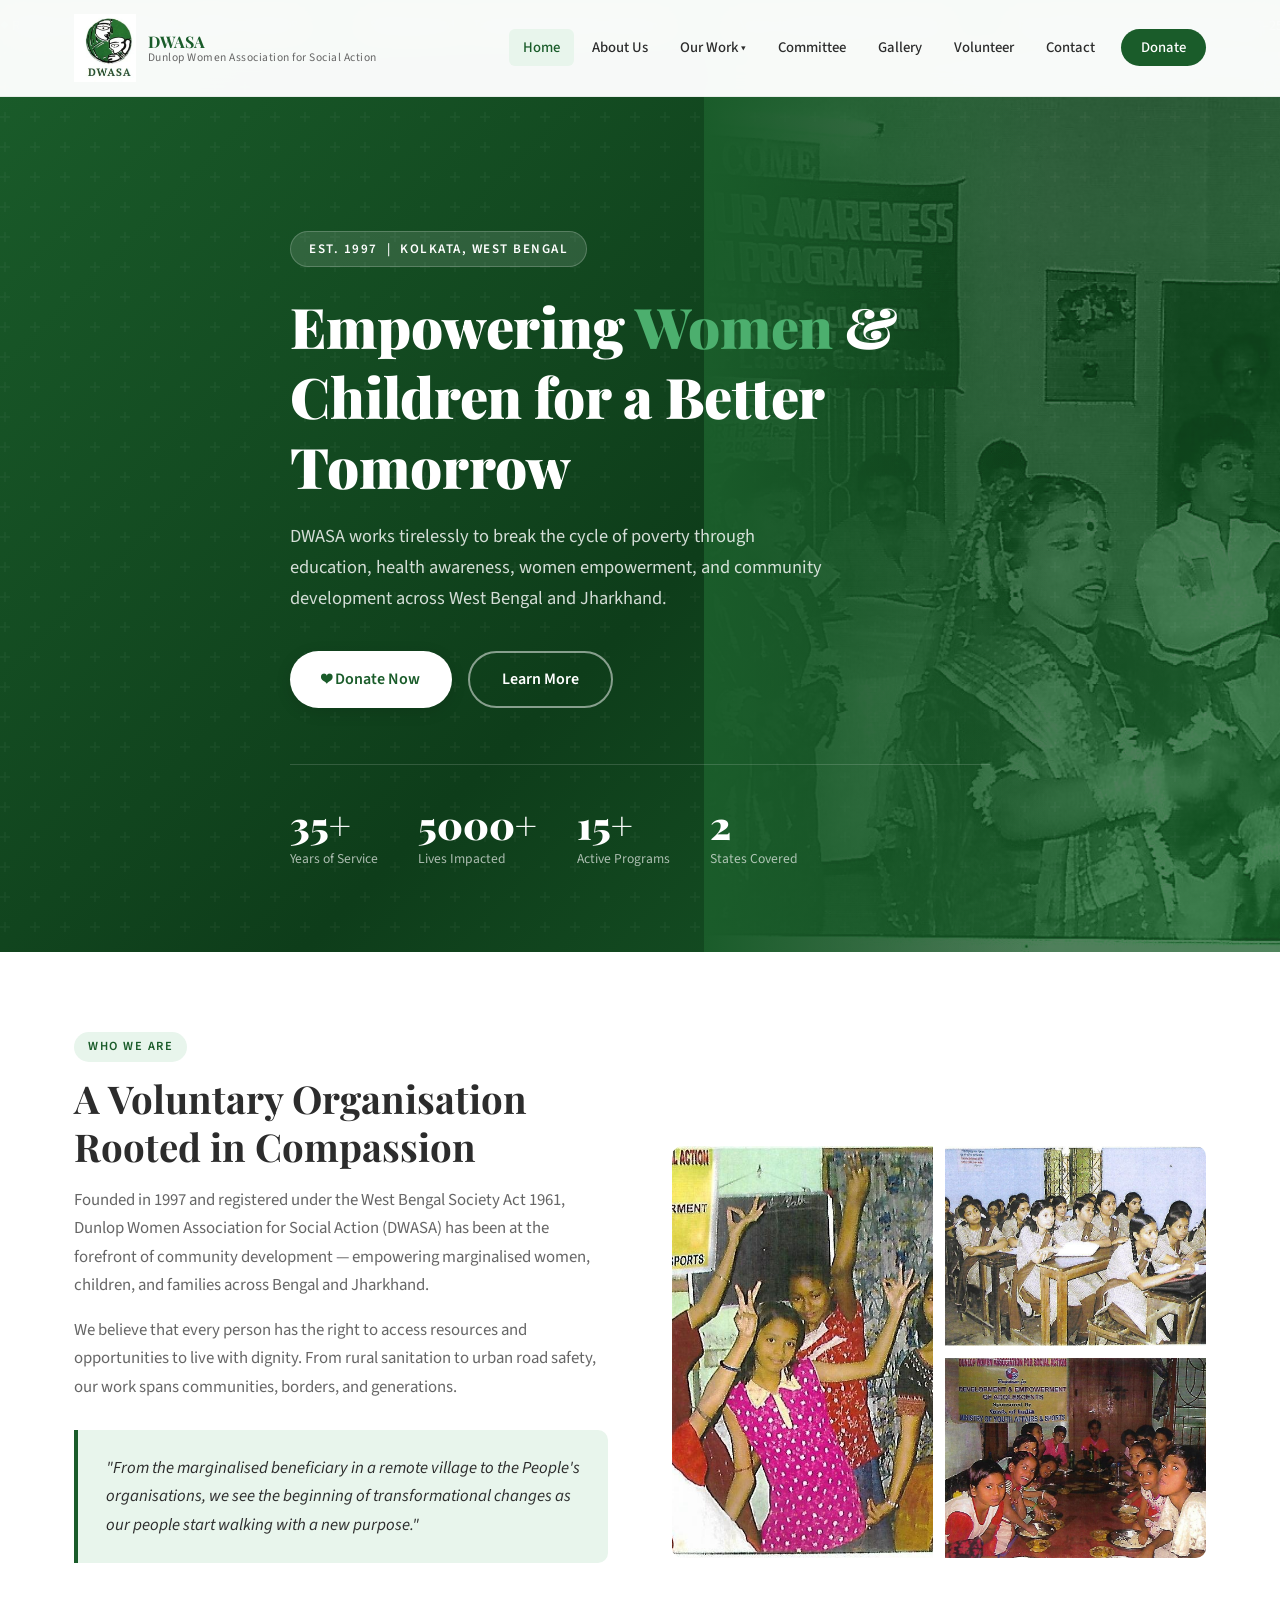
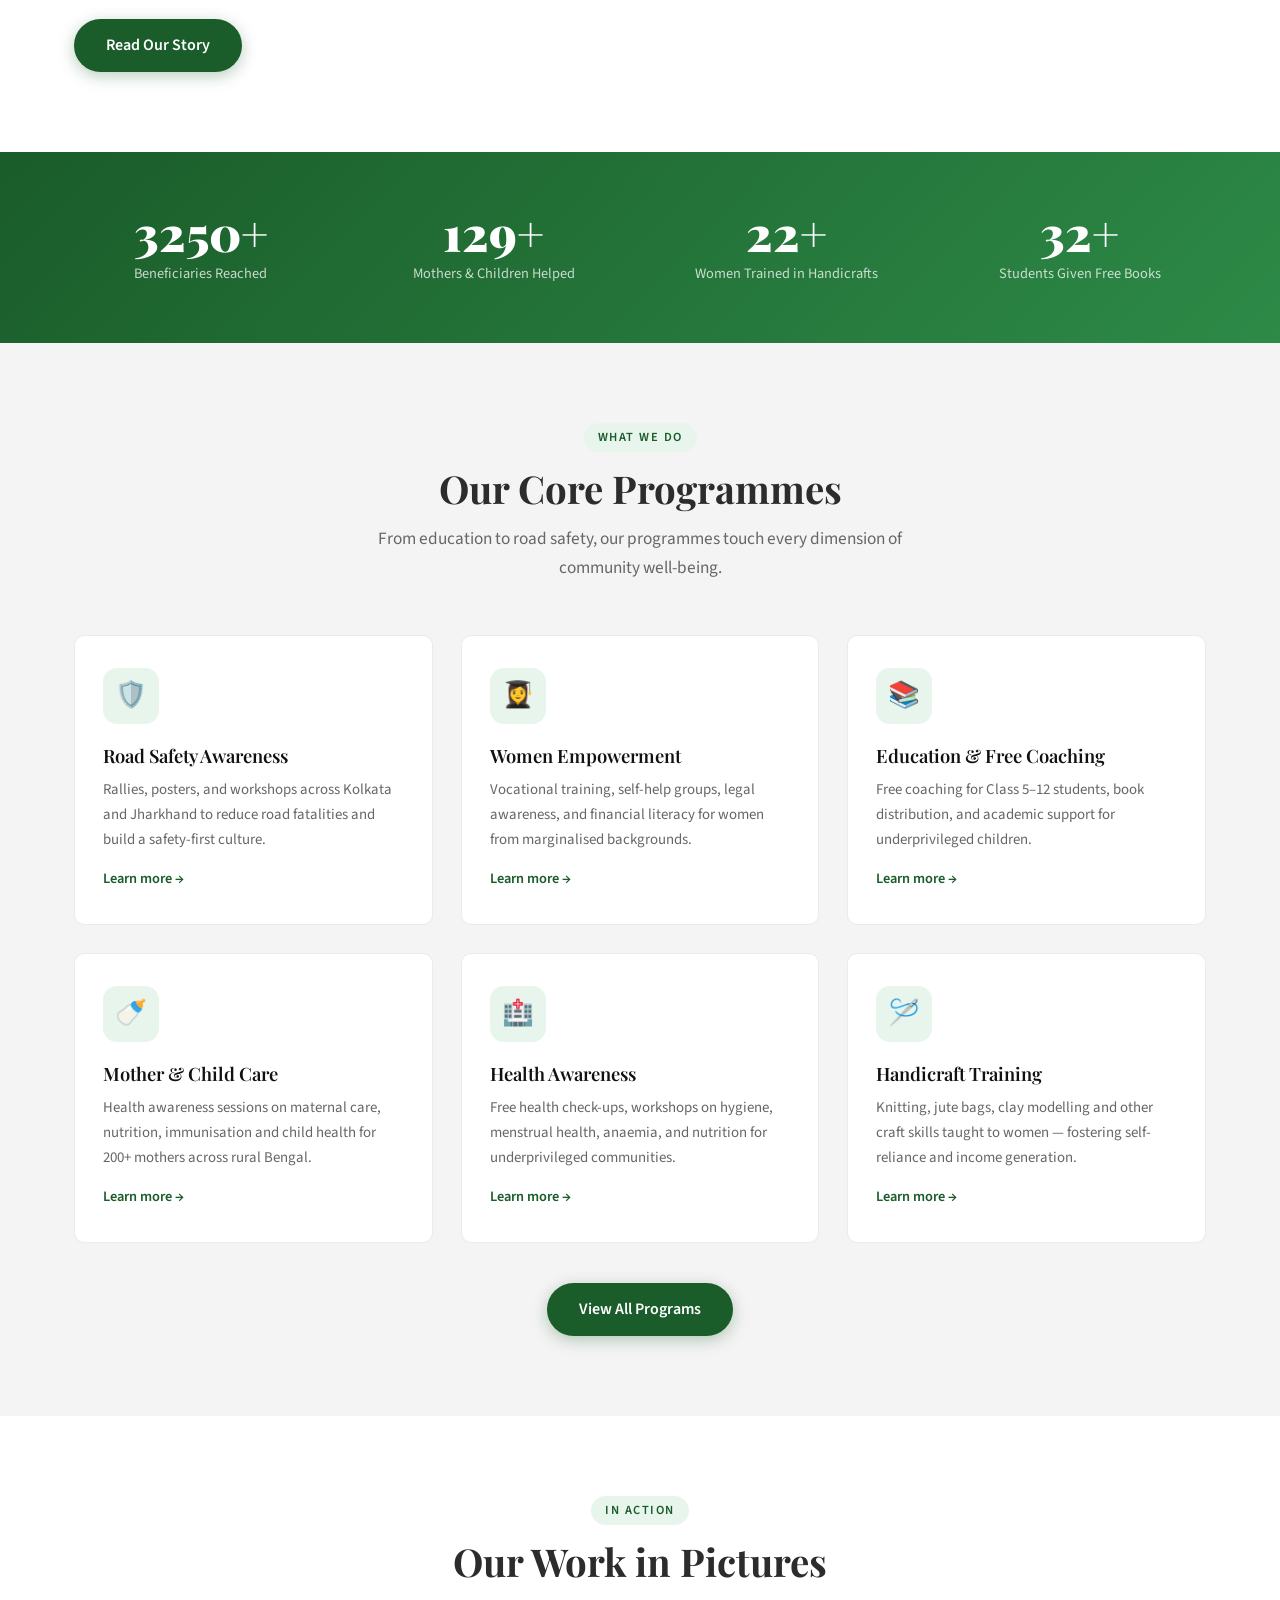
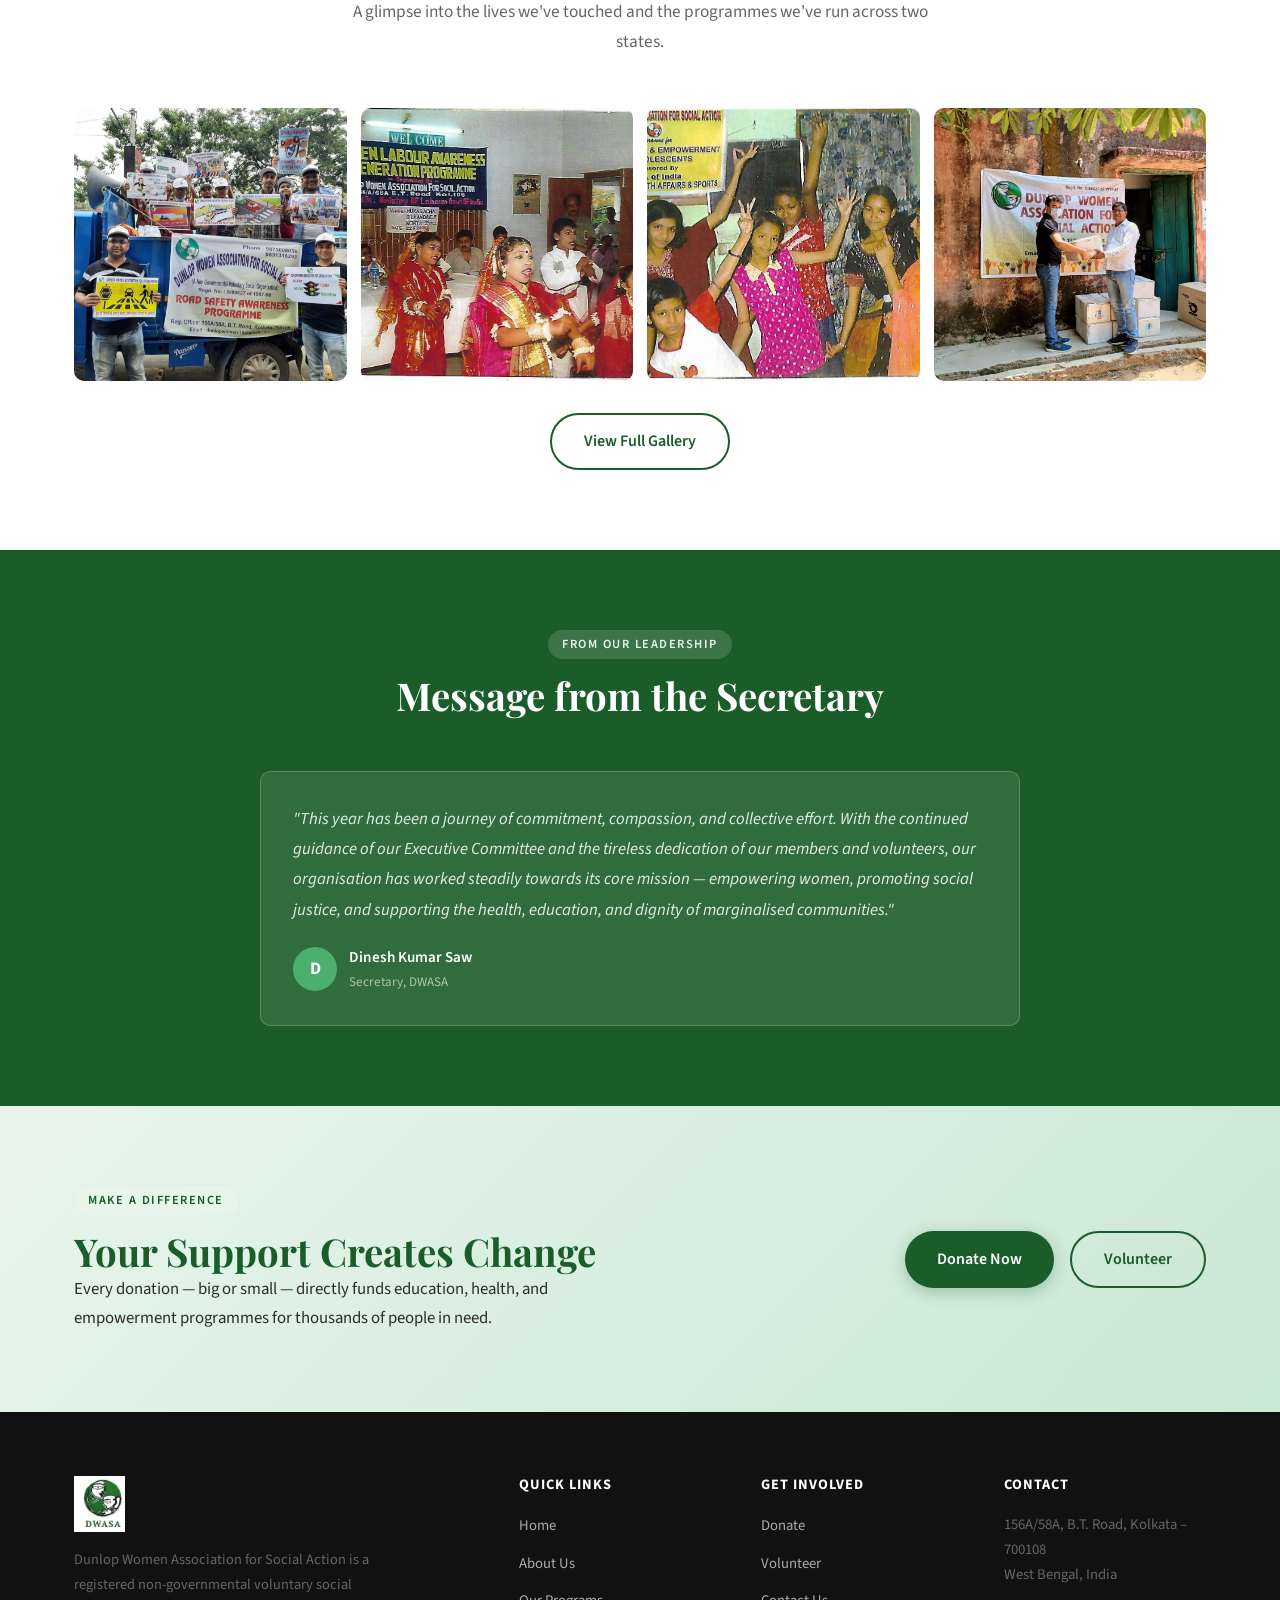
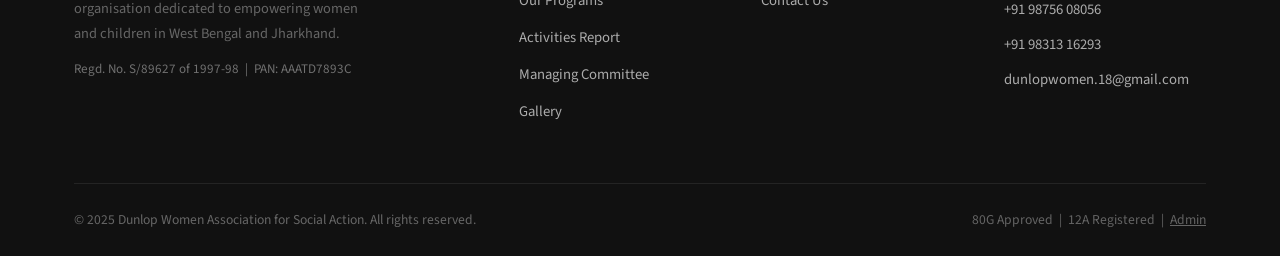
<file: index.html>
<!DOCTYPE html>
<html lang="en">
<head>
<meta charset="UTF-8">
<meta name="viewport" content="width=device-width, initial-scale=1.0">
<title>DWASA — Dunlop Women Association for Social Action</title>
<meta name="description" content="Empowering women, children and marginalised communities in West Bengal and Jharkhand since 1997.">
<link rel="stylesheet" href="style.css">
<style>
/* Home-specific */
.programs-preview { background: var(--gray-light); }
.testimonial-section { background: var(--green-dark); }
.testimonial-section h2 { color: var(--white); }
.testimonial-section .tag { background: rgba(255,255,255,0.15); color: rgba(255,255,255,0.9); }
.quote-card {
  background: rgba(255,255,255,0.1);
  border: 1px solid rgba(255,255,255,0.2);
  border-radius: var(--radius);
  padding: 32px;
  color: var(--white);
}
.quote-card p { color: rgba(255,255,255,0.88); font-size: 1.05rem; font-style: italic; line-height: 1.8; }
.quote-card .author { margin-top: 20px; display: flex; align-items: center; gap: 12px; }
.quote-card .author-avatar {
  width: 44px; height: 44px; border-radius: 50%;
  background: var(--green-accent);
  display: flex; align-items: center; justify-content: center;
  font-weight: 700; font-size: 1.1rem; color: var(--white);
}
.quote-card .author-info .name { color: var(--white); font-weight: 600; font-size: 0.95rem; }
.quote-card .author-info .role { color: rgba(255,255,255,0.6); font-size: 0.82rem; }

.cta-section {
  background: linear-gradient(135deg, var(--green-light), #c9e8d2);
  padding: 80px 0;
}
.cta-inner {
  display: flex; align-items: center; justify-content: space-between;
  gap: 32px; flex-wrap: wrap;
}
.cta-text h2 { color: var(--green-dark); }
.cta-text p { color: var(--charcoal); max-width: 500px; }
.cta-btns { display: flex; gap: 16px; flex-wrap: wrap; }

.news-strip {
  background: var(--green-dark);
  padding: 14px 0;
  overflow: hidden;
}
.news-ticker {
  display: flex; gap: 60px;
  animation: ticker 25s linear infinite;
  white-space: nowrap;
}
.news-ticker span { color: var(--white); font-size: 0.9rem; }
.news-ticker span::before { content: '◆ '; color: var(--green-accent); }
@keyframes ticker {
  0%   { transform: translateX(0); }
  100% { transform: translateX(-50%); }
}

  
.feature-image-grid {
  display: grid;
  grid-template-columns: 1fr 1fr;
  grid-template-rows: 200px 200px;
  gap: 12px;
  border-radius: var(--radius);
  overflow: hidden;
}
.feature-image-grid .fi {
  overflow: hidden; position: relative;
}
.feature-image-grid .fi:first-child {
  grid-row: span 2;
}
.feature-image-grid .fi img {
  width: 100%; height: 100%; object-fit: cover;
  transition: transform 0.5s;
}
.feature-image-grid .fi:hover img { transform: scale(1.06); }

.mission-split {
  display: grid; grid-template-columns: 1fr 1fr;
  gap: 64px; align-items: center;
}
@media(max-width:800px){
  .mission-split { grid-template-columns: 1fr; }
  .feature-image-grid { grid-template-columns: 1fr; grid-template-rows: auto; }
  .feature-image-grid .fi:first-child { grid-row: span 1; height: 240px; }
  .feature-image-grid .fi { height: 200px; }
}
</style>
</head>
<body>

<!-- NEWS TICKER -->
<div class="news-strip">
  <div class="news-ticker" id="ticker">
    <span>Registered NGO — Regd. No. S/89627 of 1997-98</span>
    <span>80G Approved — Tax-exempt donations welcome</span>
    <span>Active in West Bengal &amp; Jharkhand</span>
    <span>Road Safety Awareness Programme 2024–25</span>
    <span>Mother &amp; Child Care Programme ongoing</span>
    <span>Free Coaching Centre for underprivileged students</span>
    <span>Registered NGO — Regd. No. S/89627 of 1997-98</span>
    <span>80G Approved — Tax-exempt donations welcome</span>
    <span>Active in West Bengal &amp; Jharkhand</span>
    <span>Road Safety Awareness Programme 2024–25</span>
    <span>Mother &amp; Child Care Programme ongoing</span>
    <span>Free Coaching Centre for underprivileged students</span>
  </div>
</div>

<!-- NAVBAR -->
<nav class="navbar">
  <div class="nav-inner">
    <a href="index.html" class="nav-brand">
      <img src="images/logo.png" alt="DWASA Logo">
      <div class="nav-brand-text">
        <div class="name">DWASA</div>
        <div class="sub">Dunlop Women Association for Social Action</div>
      </div>
    </a>
    <ul class="nav-links">
      <li><a href="index.html">Home</a></li>
      <li><a href="about.html">About Us</a></li>
      <li class="nav-dropdown">
        <a href="programs.html">Our Work ▾</a>
        <div class="dropdown-menu">
          <a href="programs.html">All Programs</a>
          <a href="activities.html">Activities Report</a>
        </div>
      </li>
      <li><a href="committee.html">Committee</a></li>
      <li><a href="gallery.html">Gallery</a></li>
      <li><a href="volunteer.html">Volunteer</a></li>
      <li><a href="contact.html">Contact</a></li>
      <li><a href="donate.html" class="btn-nav">Donate</a></li>
    </ul>
    <div class="hamburger" id="hamburger">
      <span></span><span></span><span></span>
    </div>
  </div>
</nav>

<!-- HERO -->
<section class="hero">
  <div class="container">
    <div class="hero-content">
      <div class="hero-tag">Est. 1997 &nbsp;|&nbsp; Kolkata, West Bengal</div>
      <h1>Empowering <span>Women</span> &amp; Children for a Better Tomorrow</h1>
      <p>DWASA works tirelessly to break the cycle of poverty through education, health awareness, women empowerment, and community development across West Bengal and Jharkhand.</p>
      <div class="hero-btns">
        <a href="donate.html" class="btn btn-white">❤ Donate Now</a>
        <a href="about.html" class="btn btn-outline" style="border-color:rgba(255,255,255,0.5);color:#fff;">Learn More</a>
      </div>
      <div class="hero-stats">
        <div class="hero-stat">
          <div class="num">35+</div>
          <div class="lbl">Years of Service</div>
        </div>
        <div class="hero-stat">
          <div class="num">5000+</div>
          <div class="lbl">Lives Impacted</div>
        </div>
        <div class="hero-stat">
          <div class="num">15+</div>
          <div class="lbl">Active Programs</div>
        </div>
        <div class="hero-stat">
          <div class="num">2</div>
          <div class="lbl">States Covered</div>
        </div>
      </div>
    </div>
  </div>
  <div class="hero-visual">
    <img src="images/img05.png" alt="DWASA Programme">
  </div>
</section>

<!-- MISSION SECTION -->
<section class="section">
  <div class="container">
    <div class="mission-split">
      <div class="aos">
        <div class="tag">Who We Are</div>
        <h2>A Voluntary Organisation Rooted in Compassion</h2>
        <p style="margin:16px 0;">Founded in 1997 and registered under the West Bengal Society Act 1961, Dunlop Women Association for Social Action (DWASA) has been at the forefront of community development — empowering marginalised women, children, and families across Bengal and Jharkhand.</p>
        <p>We believe that every person has the right to access resources and opportunities to live with dignity. From rural sanitation to urban road safety, our work spans communities, borders, and generations.</p>
        <div class="highlight-box" style="margin-top:28px;">
          <p>"From the marginalised beneficiary in a remote village to the People's organisations, we see the beginning of transformational changes as our people start walking with a new purpose."</p>
        </div>
        <a href="about.html" class="btn btn-primary" style="margin-top:24px;">Read Our Story</a>
      </div>
      <div class="feature-image-grid aos delay-2">
        <div class="fi"><img src="images/img01.png" alt="Youth Empowerment Program"></div>
        <div class="fi"><img src="images/img09.png" alt="Girl students classroom"></div>
        <div class="fi"><img src="images/img06.png" alt="Child nutrition program"></div>
      </div>
    </div>
  </div>
</section>

<!-- STATS STRIP -->
<div class="stats-strip">
  <div class="container">
    <div class="stats-grid">
      <div class="stat-item aos">
        <div class="number" data-count="5000" data-suffix="+">0</div>
        <div class="label">Beneficiaries Reached</div>
      </div>
      <div class="stat-item aos delay-1">
        <div class="number" data-count="200" data-suffix="+">0</div>
        <div class="label">Mothers &amp; Children Helped</div>
      </div>
      <div class="stat-item aos delay-2">
        <div class="number" data-count="35" data-suffix="+">0</div>
        <div class="label">Women Trained in Handicrafts</div>
      </div>
      <div class="stat-item aos delay-3">
        <div class="number" data-count="50" data-suffix="+">0</div>
        <div class="label">Students Given Free Books</div>
      </div>
    </div>
  </div>
</div>

<!-- PROGRAMS PREVIEW -->
<section class="section programs-preview">
  <div class="container">
    <div class="section-header text-center">
      <div class="tag">What We Do</div>
      <h2>Our Core Programmes</h2>
      <p>From education to road safety, our programmes touch every dimension of community well-being.</p>
    </div>
    <div class="grid-3">
      <div class="prog-card aos">
        <div class="prog-icon">🛡️</div>
        <h3>Road Safety Awareness</h3>
        <p>Rallies, posters, and workshops across Kolkata and Jharkhand to reduce road fatalities and build a safety-first culture.</p>
        <a href="programs.html" style="display:inline-block;margin-top:14px;color:var(--green-dark);font-weight:600;font-size:0.9rem;">Learn more →</a>
      </div>
      <div class="prog-card aos delay-1">
        <div class="prog-icon">👩‍🎓</div>
        <h3>Women Empowerment</h3>
        <p>Vocational training, self-help groups, legal awareness, and financial literacy for women from marginalised backgrounds.</p>
        <a href="programs.html" style="display:inline-block;margin-top:14px;color:var(--green-dark);font-weight:600;font-size:0.9rem;">Learn more →</a>
      </div>
      <div class="prog-card aos delay-2">
        <div class="prog-icon">📚</div>
        <h3>Education &amp; Free Coaching</h3>
        <p>Free coaching for Class 5–12 students, book distribution, and academic support for underprivileged children.</p>
        <a href="programs.html" style="display:inline-block;margin-top:14px;color:var(--green-dark);font-weight:600;font-size:0.9rem;">Learn more →</a>
      </div>
      <div class="prog-card aos delay-1">
        <div class="prog-icon">🍼</div>
        <h3>Mother &amp; Child Care</h3>
        <p>Health awareness sessions on maternal care, nutrition, immunisation and child health for 200+ mothers across rural Bengal.</p>
        <a href="programs.html" style="display:inline-block;margin-top:14px;color:var(--green-dark);font-weight:600;font-size:0.9rem;">Learn more →</a>
      </div>
      <div class="prog-card aos delay-2">
        <div class="prog-icon">🏥</div>
        <h3>Health Awareness</h3>
        <p>Free health check-ups, workshops on hygiene, menstrual health, anaemia, and nutrition for underprivileged communities.</p>
        <a href="programs.html" style="display:inline-block;margin-top:14px;color:var(--green-dark);font-weight:600;font-size:0.9rem;">Learn more →</a>
      </div>
      <div class="prog-card aos delay-3">
        <div class="prog-icon">🪡</div>
        <h3>Handicraft Training</h3>
        <p>Knitting, jute bags, clay modelling and other craft skills taught to women — fostering self-reliance and income generation.</p>
        <a href="programs.html" style="display:inline-block;margin-top:14px;color:var(--green-dark);font-weight:600;font-size:0.9rem;">Learn more →</a>
      </div>
    </div>
    <div style="text-align:center;margin-top:40px;">
      <a href="programs.html" class="btn btn-primary">View All Programs</a>
    </div>
  </div>
</section>

<!-- GALLERY PREVIEW -->
<section class="section">
  <div class="container">
    <div class="section-header text-center">
      <div class="tag">In Action</div>
      <h2>Our Work in Pictures</h2>
      <p>A glimpse into the lives we've touched and the programmes we've run across two states.</p>
    </div>
    <div style="display:grid;grid-template-columns:repeat(4,1fr);gap:14px;" class="aos">
      <div style="border-radius:var(--radius);overflow:hidden;aspect-ratio:1;"><img src="images/img13.png" alt="Road Safety" style="width:100%;height:100%;object-fit:cover;"></div>
      <div style="border-radius:var(--radius);overflow:hidden;aspect-ratio:1;"><img src="images/img05.png" alt="Women Programme" style="width:100%;height:100%;object-fit:cover;"></div>
      <div style="border-radius:var(--radius);overflow:hidden;aspect-ratio:1;"><img src="images/img01.png" alt="Youth Programme" style="width:100%;height:100%;object-fit:cover;"></div>
      <div style="border-radius:var(--radius);overflow:hidden;aspect-ratio:1;"><img src="images/img10.png" alt="Relief Distribution" style="width:100%;height:100%;object-fit:cover;"></div>
    </div>
    <div style="text-align:center;margin-top:32px;">
      <a href="gallery.html" class="btn btn-outline">View Full Gallery</a>
    </div>
  </div>
</section>

<!-- SECRETARY QUOTE -->
<section class="section testimonial-section">
  <div class="container">
    <div class="section-header text-center">
      <div class="tag">From Our Leadership</div>
      <h2>Message from the Secretary</h2>
    </div>
    <div style="max-width:760px;margin:0 auto;">
      <div class="quote-card aos">
        <p>"This year has been a journey of commitment, compassion, and collective effort. With the continued guidance of our Executive Committee and the tireless dedication of our members and volunteers, our organisation has worked steadily towards its core mission — empowering women, promoting social justice, and supporting the health, education, and dignity of marginalised communities."</p>
        <div class="author">
          <div class="author-avatar">D</div>
          <div class="author-info">
            <div class="name">Dinesh Kumar Saw</div>
            <div class="role">Secretary, DWASA</div>
          </div>
        </div>
      </div>
    </div>
  </div>
</section>

<!-- CTA -->
<section class="cta-section">
  <div class="container">
    <div class="cta-inner">
      <div class="cta-text">
        <div class="tag">Make a Difference</div>
        <h2>Your Support Creates Change</h2>
        <p>Every donation — big or small — directly funds education, health, and empowerment programmes for thousands of people in need.</p>
      </div>
      <div class="cta-btns">
        <a href="donate.html" class="btn btn-primary">Donate Now</a>
        <a href="volunteer.html" class="btn btn-outline">Volunteer</a>
      </div>
    </div>
  </div>
</section>

<!-- FOOTER -->
<footer>
  <div class="container">
    <div class="footer-grid">
      <div class="footer-brand">
        <img src="images/logo.png" alt="DWASA">
        <p style="margin-top:12px;">Dunlop Women Association for Social Action is a registered non-governmental voluntary social organisation dedicated to empowering women and children in West Bengal and Jharkhand.</p>
        <p style="margin-top:12px;font-size:0.82rem;color:rgba(255,255,255,0.4);">Regd. No. S/89627 of 1997-98 &nbsp;|&nbsp; PAN: AAATD7893C</p>
      </div>
      <div class="footer-col">
        <h4>Quick Links</h4>
        <ul>
          <li><a href="index.html">Home</a></li>
          <li><a href="about.html">About Us</a></li>
          <li><a href="programs.html">Our Programs</a></li>
          <li><a href="activities.html">Activities Report</a></li>
          <li><a href="committee.html">Managing Committee</a></li>
          <li><a href="gallery.html">Gallery</a></li>
        </ul>
      </div>
      <div class="footer-col">
        <h4>Get Involved</h4>
        <ul>
          <li><a href="donate.html">Donate</a></li>
          <li><a href="volunteer.html">Volunteer</a></li>
          <li><a href="contact.html">Contact Us</a></li>
        </ul>
      </div>
      <div class="footer-col">
        <h4>Contact</h4>
        <p>156A/58A, B.T. Road, Kolkata – 700108<br>West Bengal, India</p>
        <p><a href="tel:9875608056">+91 98756 08056</a></p>
        <p><a href="tel:9831316293">+91 98313 16293</a></p>
        <p><a href="mailto:dunlopwomen.18@gmail.com">dunlopwomen.18@gmail.com</a></p>
      </div>
    </div>
    <div class="footer-bottom">
      <p>© 2025 Dunlop Women Association for Social Action. All rights reserved.</p>
      <p style="color:rgba(255,255,255,0.35);">80G Approved &nbsp;|&nbsp; 12A Registered &nbsp;|&nbsp; <a href="admin.html" style="color:rgba(255,255,255,0.35);text-decoration:underline;">Admin</a></p>
    </div>
  </div>
</footer>

<div class="toast"></div>
<script src="main.js"></script>
</body>
</html>
</file>
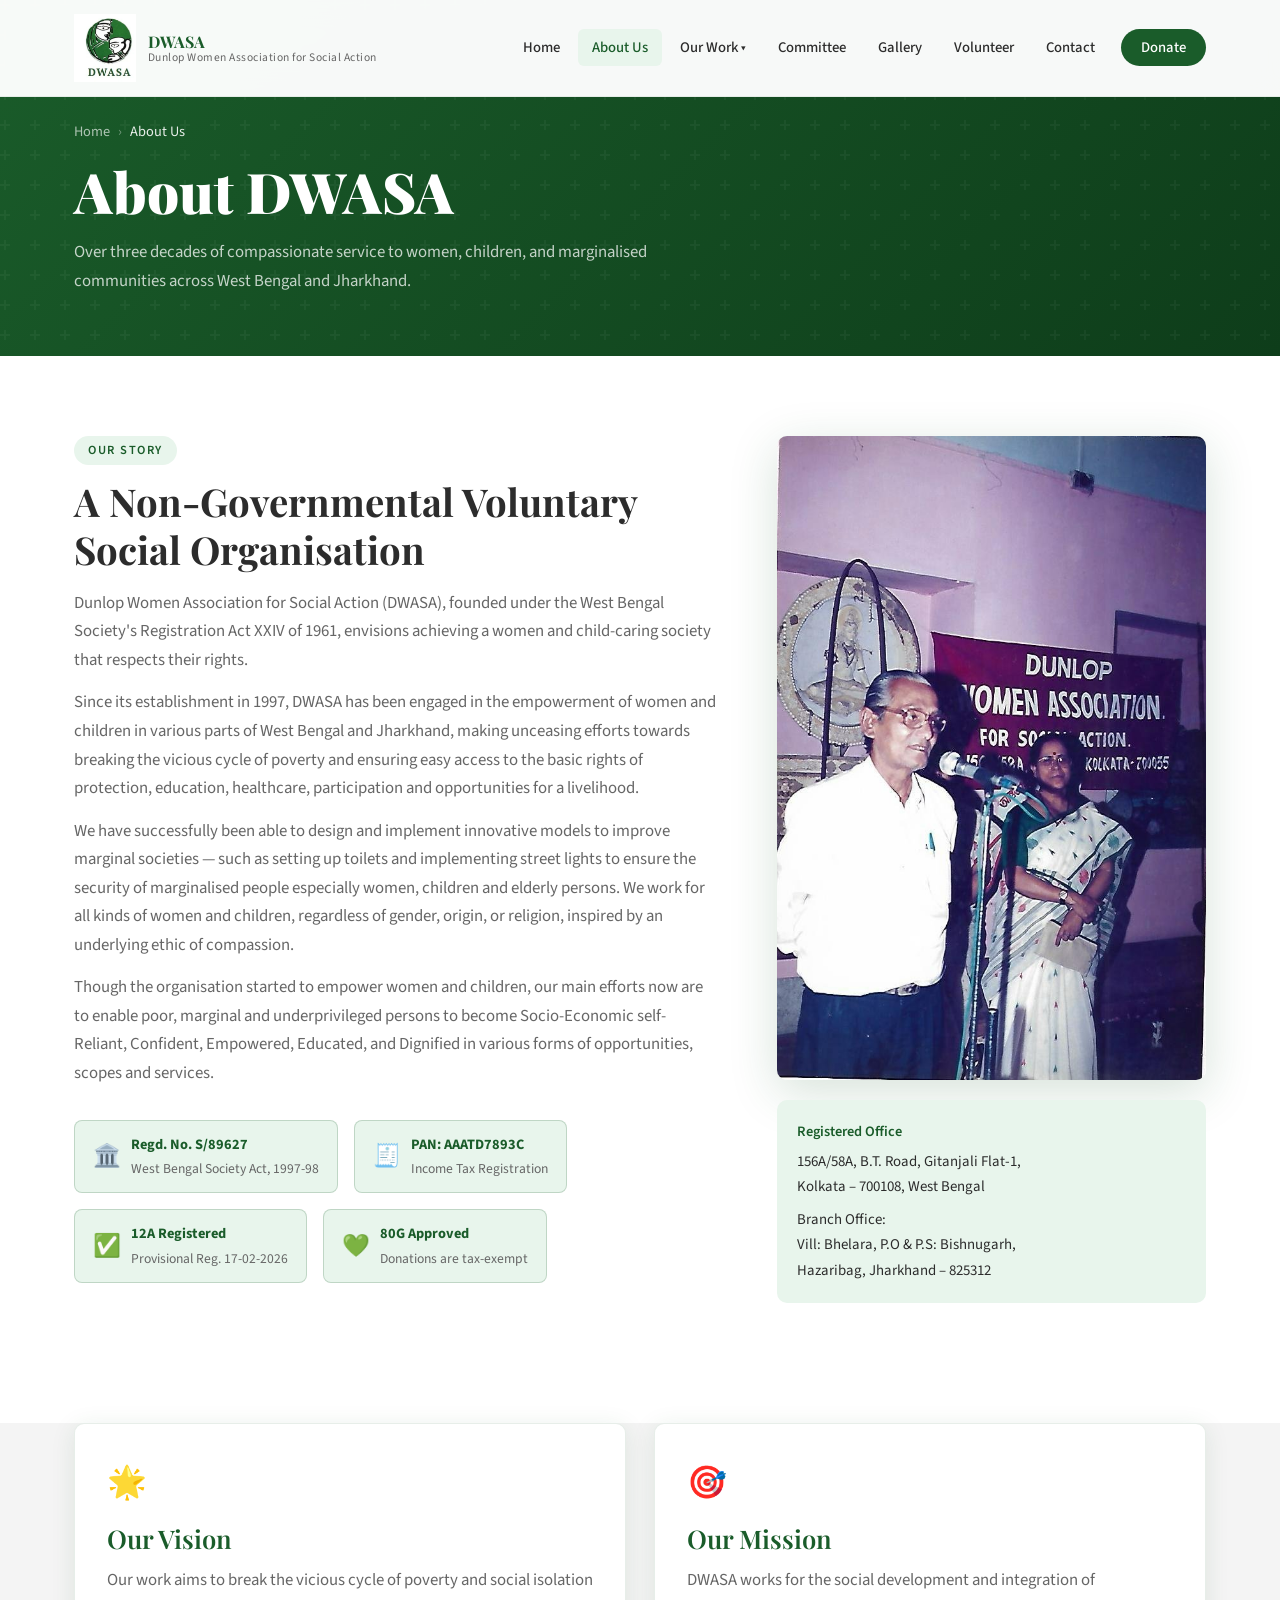
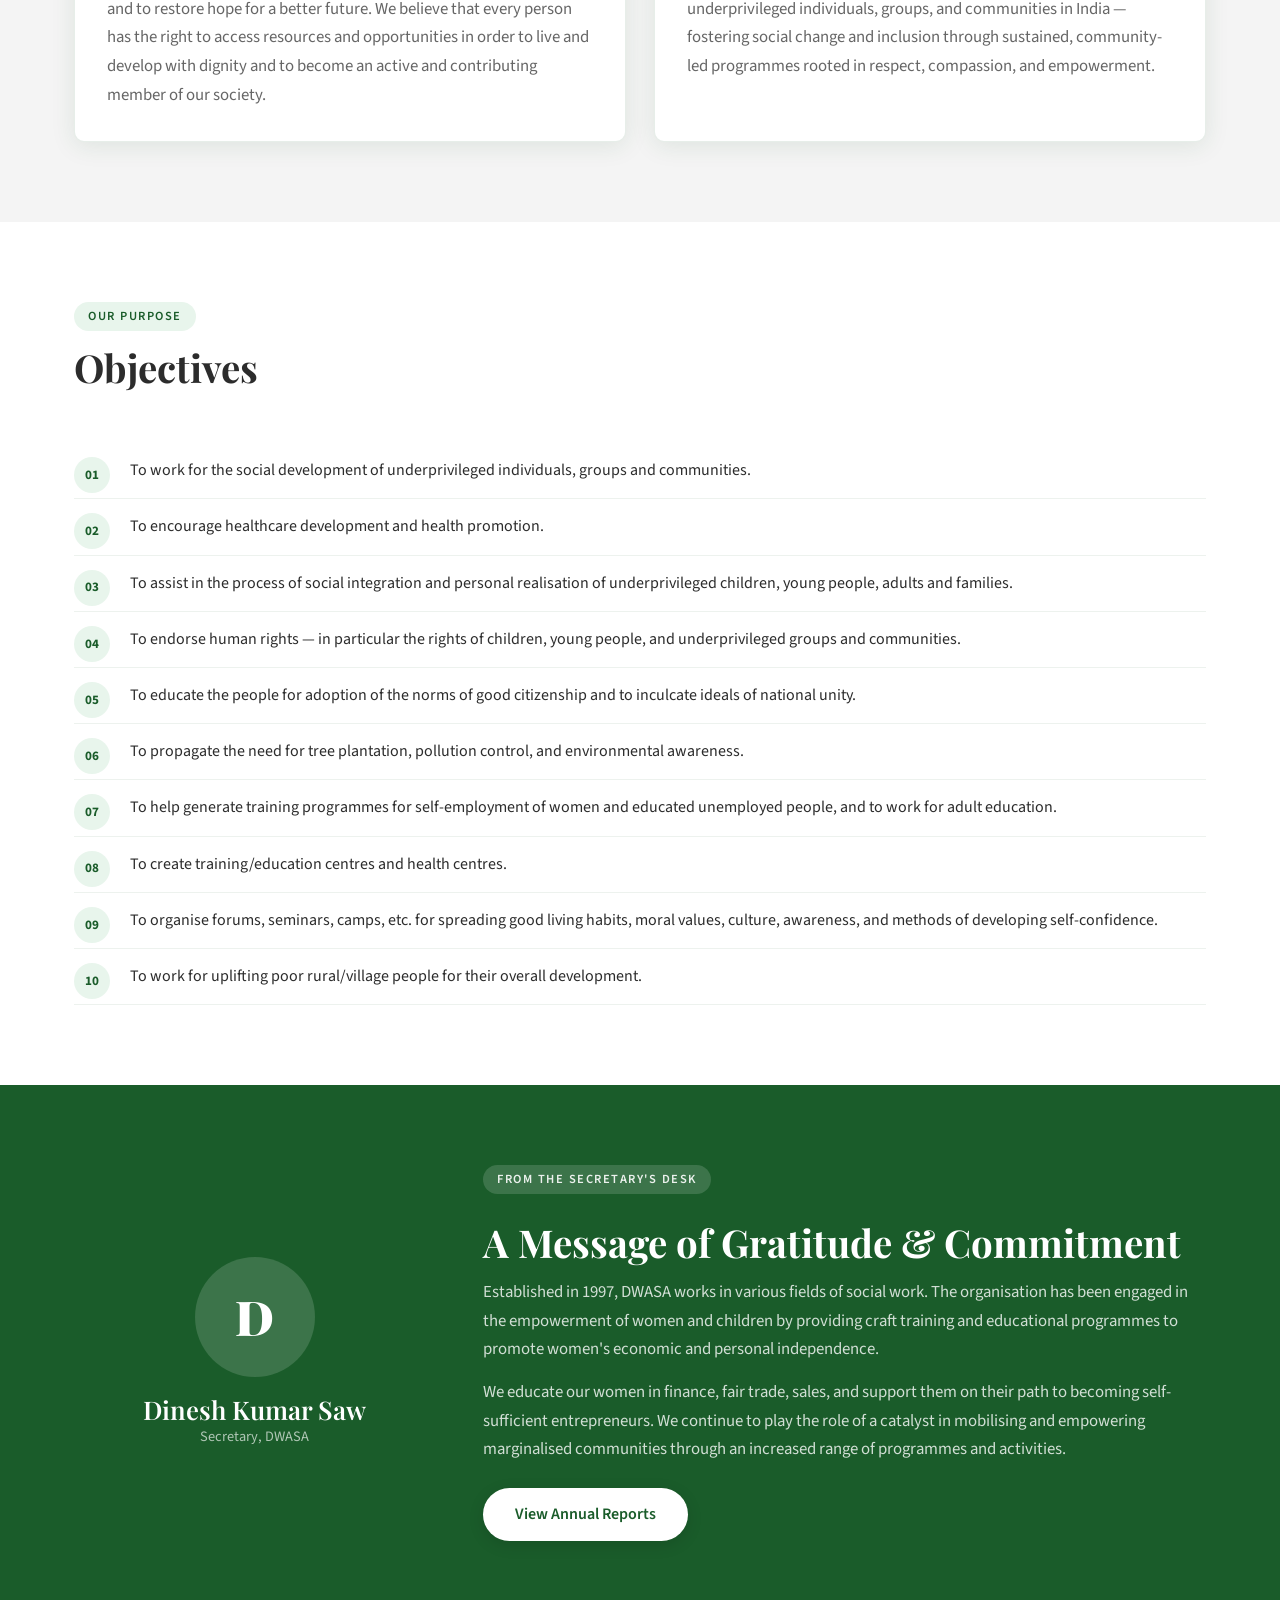
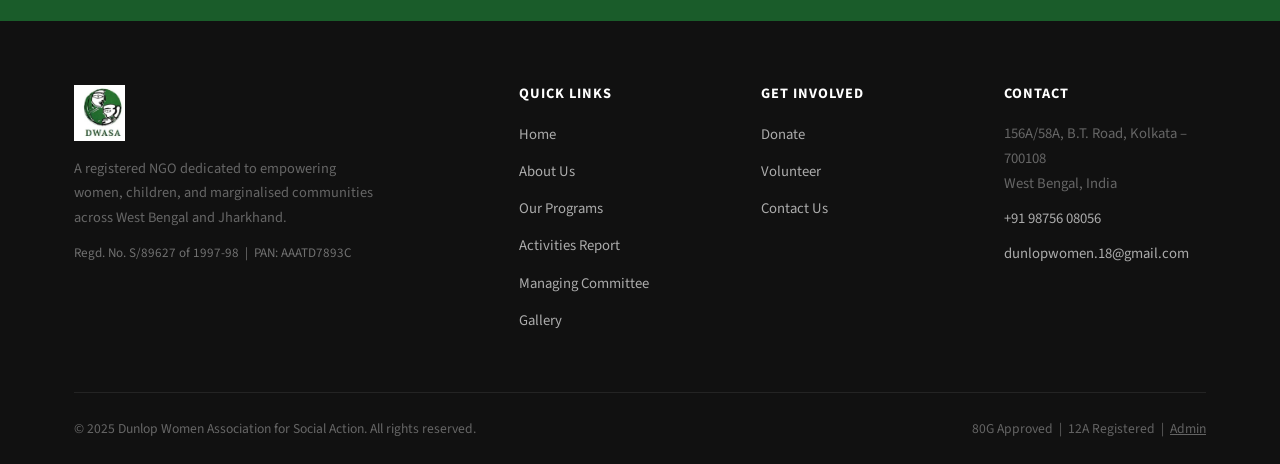
<file: about.html>
<!DOCTYPE html>
<html lang="en">
<head>
<meta charset="UTF-8">
<meta name="viewport" content="width=device-width, initial-scale=1.0">
<title>About Us — DWASA</title>
<link rel="stylesheet" href="style.css">
<style>
.obj-list { list-style: none; counter-reset: obj; }
.obj-list li {
  counter-increment: obj;
  padding: 14px 0 14px 56px;
  position: relative;
  border-bottom: 1px solid rgba(26,92,42,0.08);
  font-size: 1rem;
  color: var(--charcoal);
}
.obj-list li::before {
  content: counter(obj, decimal-leading-zero);
  position: absolute; left: 0; top: 14px;
  width: 36px; height: 36px; border-radius: 50%;
  background: var(--green-light); color: var(--green-dark);
  display: flex; align-items: center; justify-content: center;
  font-weight: 700; font-size: 0.82rem;
}
.vision-mission-grid {
  display: grid; grid-template-columns: 1fr 1fr; gap: 28px;
  margin-top: 40px;
}
.vm-card {
  background: var(--white); border-radius: var(--radius);
  border: 1px solid rgba(26,92,42,0.1);
  padding: 32px;
  box-shadow: var(--shadow);
}
.vm-card h3 { color: var(--green-dark); margin-bottom: 12px; }
.registration-badges {
  display: flex; gap: 16px; flex-wrap: wrap; margin-top: 32px;
}
.badge {
  display: inline-flex; align-items: center; gap: 10px;
  background: var(--green-light);
  border: 1px solid rgba(26,92,42,0.2);
  border-radius: 8px;
  padding: 12px 18px;
}
.badge .icon { font-size: 1.4rem; }
.badge .text { font-size: 0.85rem; }
.badge .text strong { display: block; color: var(--green-dark); font-size: 0.9rem; }
.badge .text span { color: var(--gray); }
@media(max-width:700px){
  .vision-mission-grid { grid-template-columns: 1fr; }
}
</style>
</head>
<body>

<!-- NAVBAR -->
<nav class="navbar">
  <div class="nav-inner">
    <a href="index.html" class="nav-brand">
      <img src="images/logo.png" alt="DWASA Logo">
      <div class="nav-brand-text">
        <div class="name">DWASA</div>
        <div class="sub">Dunlop Women Association for Social Action</div>
      </div>
    </a>
    <ul class="nav-links">
      <li><a href="index.html">Home</a></li>
      <li><a href="about.html">About Us</a></li>
      <li class="nav-dropdown">
        <a href="programs.html">Our Work ▾</a>
        <div class="dropdown-menu">
          <a href="programs.html">All Programs</a>
          <a href="activities.html">Activities Report</a>
        </div>
      </li>
      <li><a href="committee.html">Committee</a></li>
      <li><a href="gallery.html">Gallery</a></li>
      <li><a href="volunteer.html">Volunteer</a></li>
      <li><a href="contact.html">Contact</a></li>
      <li><a href="donate.html" class="btn-nav">Donate</a></li>
    </ul>
    <div class="hamburger" id="hamburger"><span></span><span></span><span></span></div>
  </div>
</nav>

<!-- PAGE BANNER -->
<div class="page-banner">
  <div class="container">
    <div class="breadcrumb"><a href="index.html">Home</a><span>›</span><span style="color:rgba(255,255,255,0.9)">About Us</span></div>
    <h1 style="margin-top:12px;">About DWASA</h1>
    <p style="color:rgba(255,255,255,0.75);margin-top:10px;max-width:600px;">Over three decades of compassionate service to women, children, and marginalised communities across West Bengal and Jharkhand.</p>
  </div>
</div>

<!-- ABOUT CONTENT -->
<section class="section">
  <div class="container">
    <div style="display:grid;grid-template-columns:3fr 2fr;gap:60px;align-items:start;" class="mission-grid">
      <div>
        <div class="tag aos">Our Story</div>
        <h2 class="aos">A Non-Governmental Voluntary Social Organisation</h2>
        <p class="aos" style="margin-top:16px;">Dunlop Women Association for Social Action (DWASA), founded under the West Bengal Society's Registration Act XXIV of 1961, envisions achieving a women and child-caring society that respects their rights.</p>
        <p class="aos" style="margin-top:14px;">Since its establishment in 1997, DWASA has been engaged in the empowerment of women and children in various parts of West Bengal and Jharkhand, making unceasing efforts towards breaking the vicious cycle of poverty and ensuring easy access to the basic rights of protection, education, healthcare, participation and opportunities for a livelihood.</p>
        <p class="aos" style="margin-top:14px;">We have successfully been able to design and implement innovative models to improve marginal societies — such as setting up toilets and implementing street lights to ensure the security of marginalised people especially women, children and elderly persons. We work for all kinds of women and children, regardless of gender, origin, or religion, inspired by an underlying ethic of compassion.</p>
        <p class="aos" style="margin-top:14px;">Though the organisation started to empower women and children, our main efforts now are to enable poor, marginal and underprivileged persons to become Socio-Economic self-Reliant, Confident, Empowered, Educated, and Dignified in various forms of opportunities, scopes and services.</p>

        <div class="registration-badges">
          <div class="badge aos">
            <div class="icon">🏛️</div>
            <div class="text">
              <strong>Regd. No. S/89627</strong>
              <span>West Bengal Society Act, 1997-98</span>
            </div>
          </div>
          <div class="badge aos delay-1">
            <div class="icon">🧾</div>
            <div class="text">
              <strong>PAN: AAATD7893C</strong>
              <span>Income Tax Registration</span>
            </div>
          </div>
          <div class="badge aos delay-2">
            <div class="icon">✅</div>
            <div class="text">
              <strong>12A Registered</strong>
              <span>Provisional Reg. 17-02-2026</span>
            </div>
          </div>
          <div class="badge aos delay-3">
            <div class="icon">💚</div>
            <div class="text">
              <strong>80G Approved</strong>
              <span>Donations are tax-exempt</span>
            </div>
          </div>
        </div>
      </div>

      <div class="aos delay-2">
        <img src="images/img08.png" alt="DWASA Leadership" style="width:100%;border-radius:var(--radius);box-shadow:var(--shadow-lg);">
        <div style="background:var(--green-light);border-radius:var(--radius);padding:20px;margin-top:20px;">
          <p style="color:var(--green-dark);font-size:0.9rem;font-weight:600;margin-bottom:4px;">Registered Office</p>
          <p style="color:var(--charcoal);font-size:0.93rem;">156A/58A, B.T. Road, Gitanjali Flat-1,<br>Kolkata – 700108, West Bengal</p>
          <p style="margin-top:8px;color:var(--charcoal);font-size:0.93rem;">Branch Office:<br>Vill: Bhelara, P.O &amp; P.S: Bishnugarh,<br>Hazaribag, Jharkhand – 825312</p>
        </div>
      </div>
    </div>
  </div>
</section>

<!-- VISION & MISSION -->
<section class="section" style="background:var(--gray-light);padding-top:0;">
  <div class="container">
    <div class="vision-mission-grid">
      <div class="vm-card aos">
        <div style="font-size:2rem;margin-bottom:12px;">🌟</div>
        <h3>Our Vision</h3>
        <p>Our work aims to break the vicious cycle of poverty and social isolation and to restore hope for a better future. We believe that every person has the right to access resources and opportunities in order to live and develop with dignity and to become an active and contributing member of our society.</p>
      </div>
      <div class="vm-card aos delay-2">
        <div style="font-size:2rem;margin-bottom:12px;">🎯</div>
        <h3>Our Mission</h3>
        <p>DWASA works for the social development and integration of underprivileged individuals, groups, and communities in India — fostering social change and inclusion through sustained, community-led programmes rooted in respect, compassion, and empowerment.</p>
      </div>
    </div>
  </div>
</section>

<!-- OBJECTIVES -->
<section class="section">
  <div class="container">
    <div class="section-header">
      <div class="tag">Our Purpose</div>
      <h2>Objectives</h2>
    </div>
    <ul class="obj-list">
      <li class="aos">To work for the social development of underprivileged individuals, groups and communities.</li>
      <li class="aos delay-1">To encourage healthcare development and health promotion.</li>
      <li class="aos delay-2">To assist in the process of social integration and personal realisation of underprivileged children, young people, adults and families.</li>
      <li class="aos">To endorse human rights — in particular the rights of children, young people, and underprivileged groups and communities.</li>
      <li class="aos delay-1">To educate the people for adoption of the norms of good citizenship and to inculcate ideals of national unity.</li>
      <li class="aos delay-2">To propagate the need for tree plantation, pollution control, and environmental awareness.</li>
      <li class="aos">To help generate training programmes for self-employment of women and educated unemployed people, and to work for adult education.</li>
      <li class="aos delay-1">To create training/education centres and health centres.</li>
      <li class="aos delay-2">To organise forums, seminars, camps, etc. for spreading good living habits, moral values, culture, awareness, and methods of developing self-confidence.</li>
      <li class="aos">To work for uplifting poor rural/village people for their overall development.</li>
    </ul>
  </div>
</section>

<!-- SECRETARY MESSAGE -->
<section class="section" style="background:var(--green-dark);">
  <div class="container">
    <div style="display:grid;grid-template-columns:1fr 2fr;gap:48px;align-items:center;">
      <div class="aos" style="text-align:center;">
        <div style="width:120px;height:120px;border-radius:50%;background:rgba(255,255,255,0.15);display:flex;align-items:center;justify-content:center;margin:0 auto;font-family:'Playfair Display',serif;font-size:3rem;font-weight:900;color:var(--white);">D</div>
        <h3 style="color:var(--white);margin-top:16px;">Dinesh Kumar Saw</h3>
        <p style="color:rgba(255,255,255,0.65);font-size:0.9rem;">Secretary, DWASA</p>
      </div>
      <div class="aos delay-1">
        <div class="tag" style="background:rgba(255,255,255,0.15);color:rgba(255,255,255,0.9);">From the Secretary's Desk</div>
        <h2 style="color:var(--white);margin:12px 0;">A Message of Gratitude &amp; Commitment</h2>
        <p style="color:rgba(255,255,255,0.8);">Established in 1997, DWASA works in various fields of social work. The organisation has been engaged in the empowerment of women and children by providing craft training and educational programmes to promote women's economic and personal independence.</p>
        <p style="color:rgba(255,255,255,0.8);margin-top:14px;">We educate our women in finance, fair trade, sales, and support them on their path to becoming self-sufficient entrepreneurs. We continue to play the role of a catalyst in mobilising and empowering marginalised communities through an increased range of programmes and activities.</p>
        <a href="activities.html" class="btn btn-white" style="margin-top:24px;">View Annual Reports</a>
      </div>
    </div>
  </div>
</section>

<!-- FOOTER -->
<footer>
  <div class="container">
    <div class="footer-grid">
      <div class="footer-brand">
        <img src="images/logo.png" alt="DWASA">
        <p style="margin-top:12px;">A registered NGO dedicated to empowering women, children, and marginalised communities across West Bengal and Jharkhand.</p>
        <p style="margin-top:12px;font-size:0.82rem;color:rgba(255,255,255,0.4);">Regd. No. S/89627 of 1997-98 &nbsp;|&nbsp; PAN: AAATD7893C</p>
      </div>
      <div class="footer-col"><h4>Quick Links</h4><ul><li><a href="index.html">Home</a></li><li><a href="about.html">About Us</a></li><li><a href="programs.html">Our Programs</a></li><li><a href="activities.html">Activities Report</a></li><li><a href="committee.html">Managing Committee</a></li><li><a href="gallery.html">Gallery</a></li></ul></div>
      <div class="footer-col"><h4>Get Involved</h4><ul><li><a href="donate.html">Donate</a></li><li><a href="volunteer.html">Volunteer</a></li><li><a href="contact.html">Contact Us</a></li></ul></div>
      <div class="footer-col"><h4>Contact</h4><p>156A/58A, B.T. Road, Kolkata – 700108<br>West Bengal, India</p><p><a href="tel:9875608056">+91 98756 08056</a></p><p><a href="mailto:dunlopwomen.18@gmail.com">dunlopwomen.18@gmail.com</a></p></div>
    </div>
    <div class="footer-bottom"><p>© 2025 Dunlop Women Association for Social Action. All rights reserved.</p><p style="color:rgba(255,255,255,0.35);">80G Approved &nbsp;|&nbsp; 12A Registered &nbsp;|&nbsp; <a href="admin.html" style="color:rgba(255,255,255,0.35);text-decoration:underline;">Admin</a></p></div>
  </div>
</footer>

<div class="toast"></div>
<script src="main.js"></script>
<style>
@media(max-width:800px){ .mission-grid{grid-template-columns:1fr!important;} }
</style>
</body>
</html>
</file>
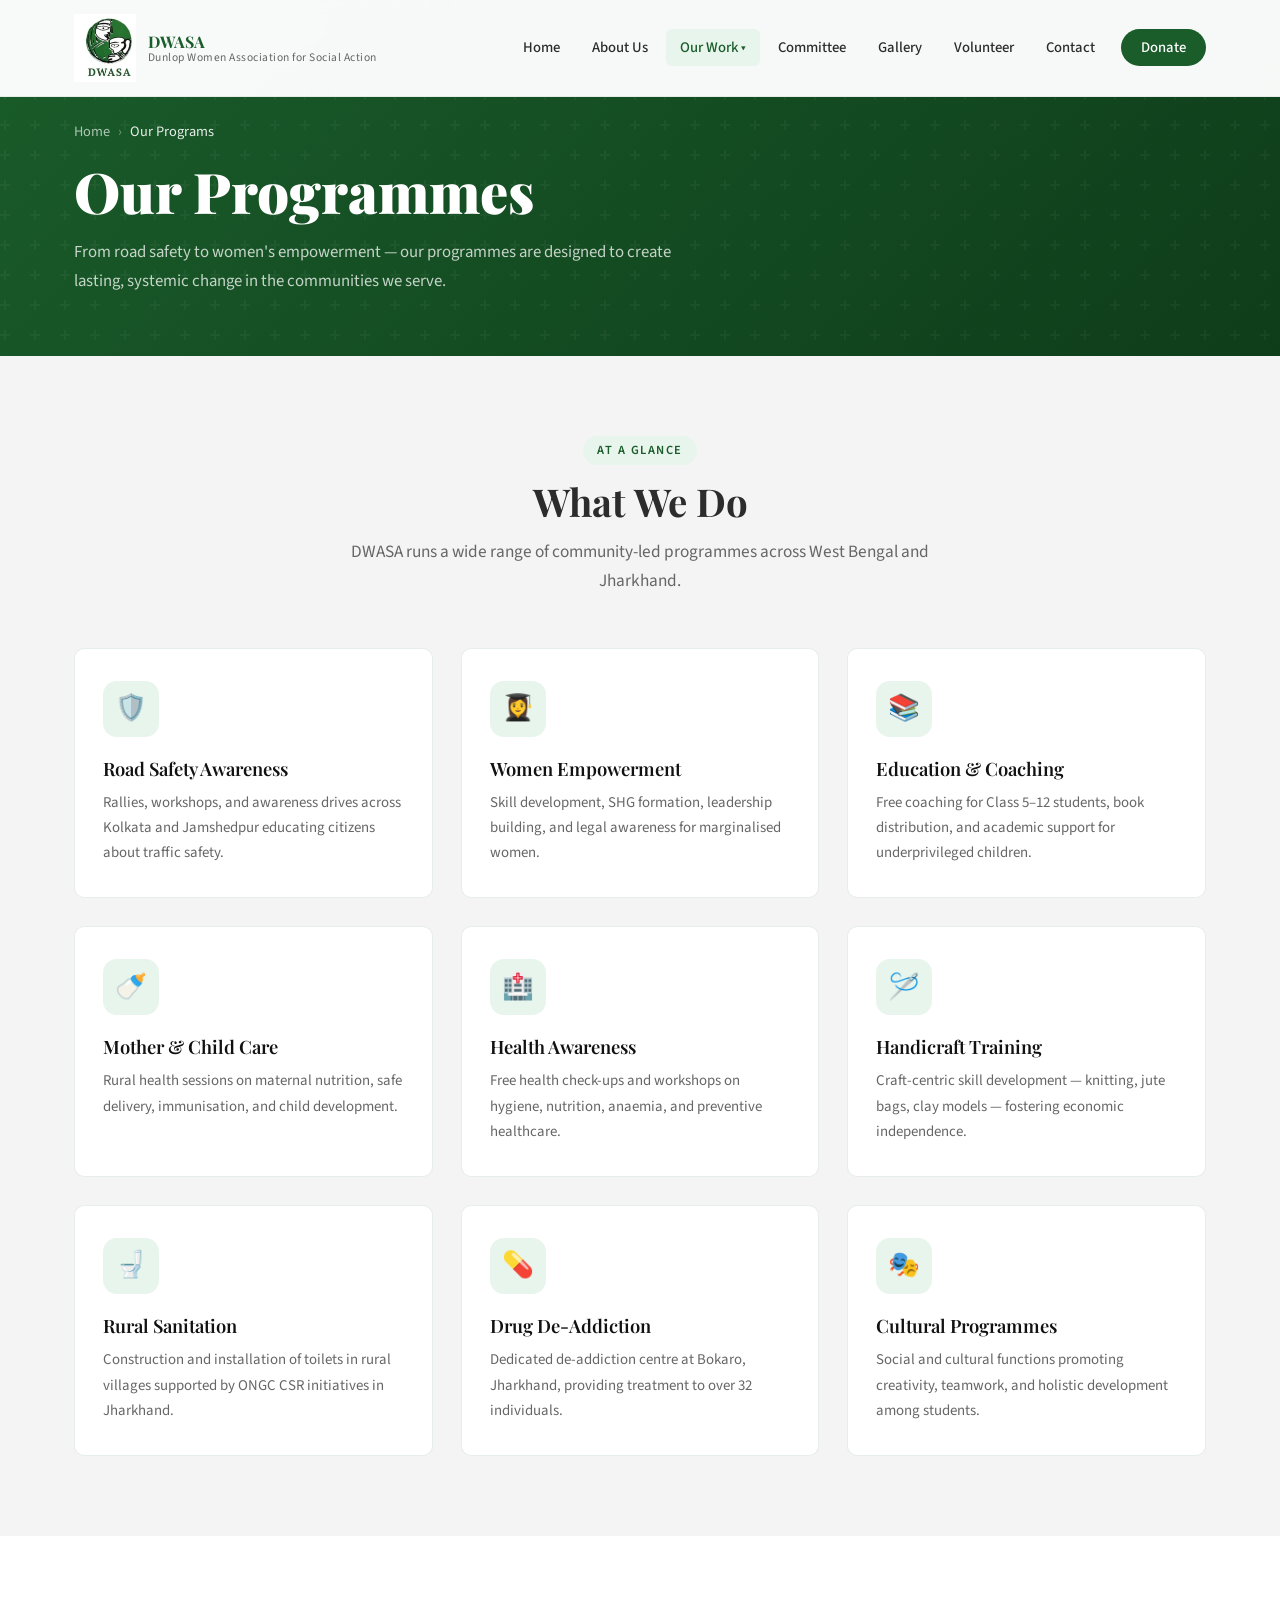
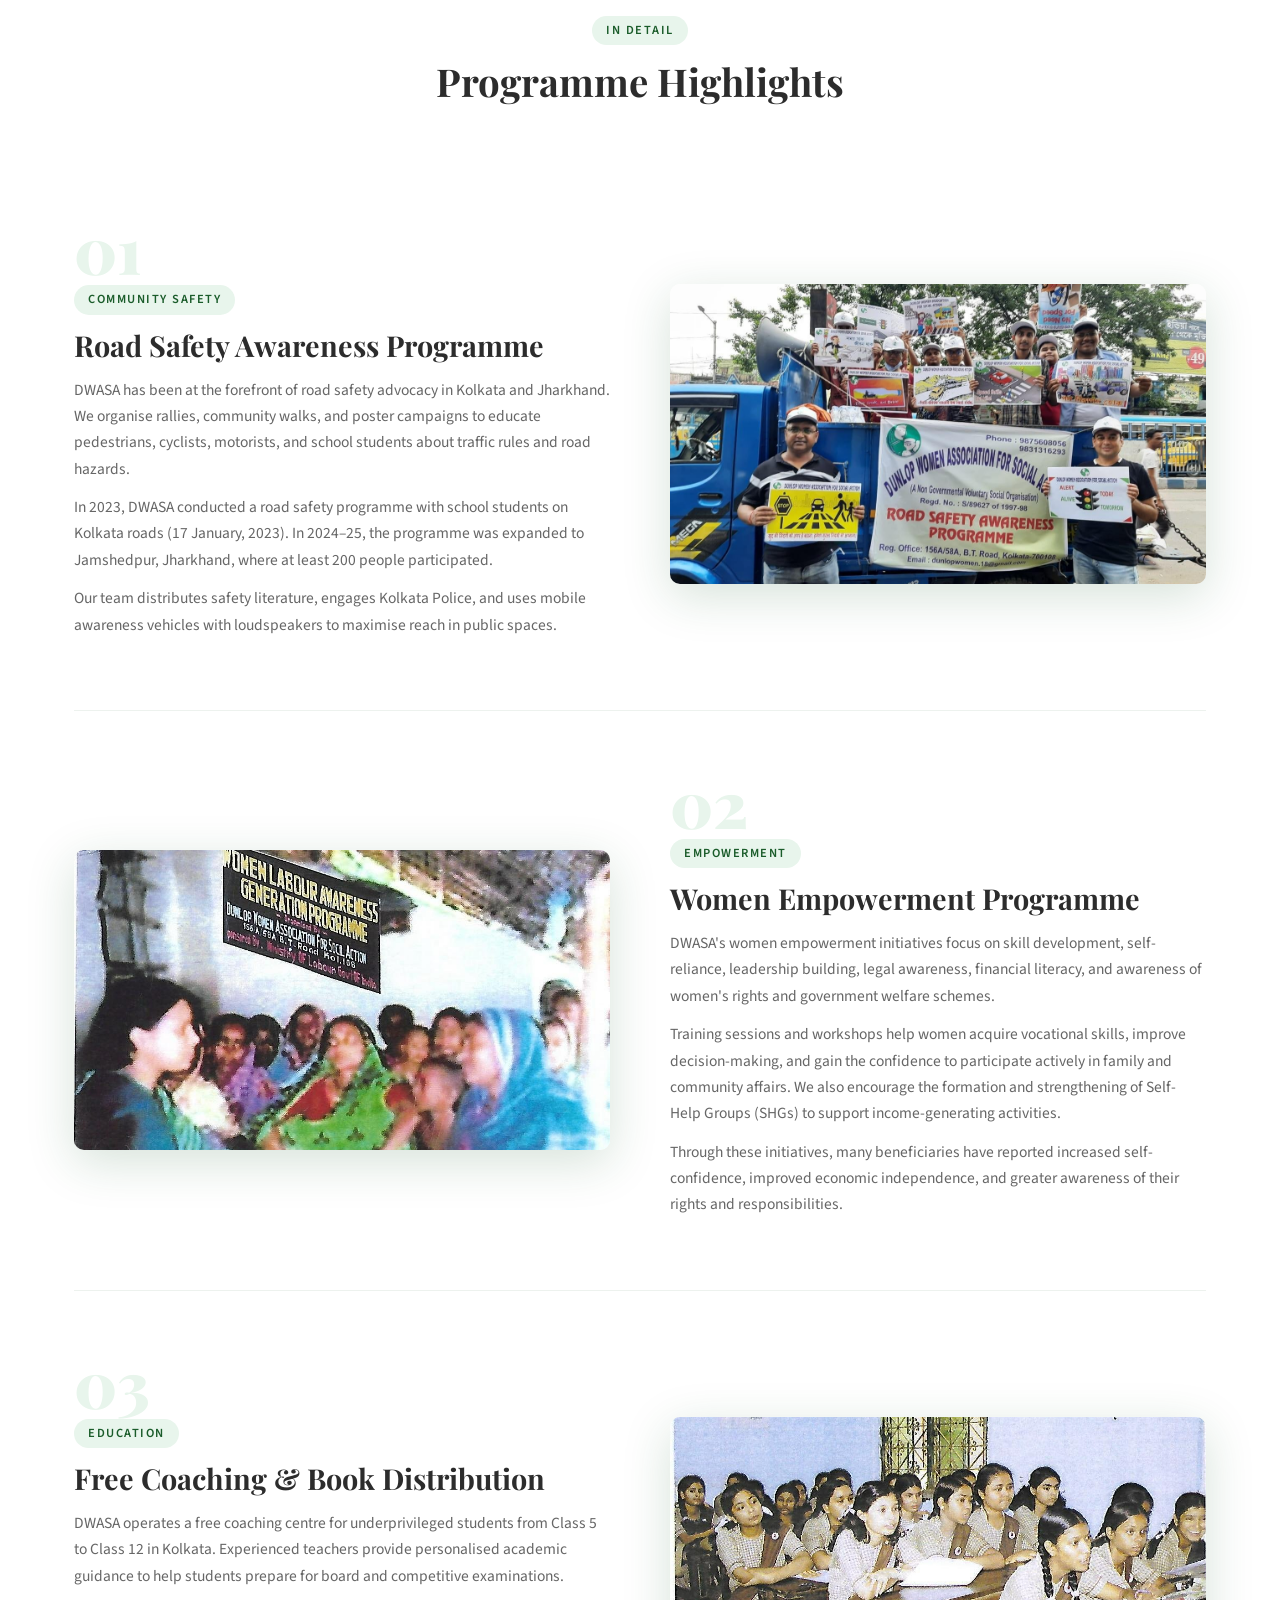
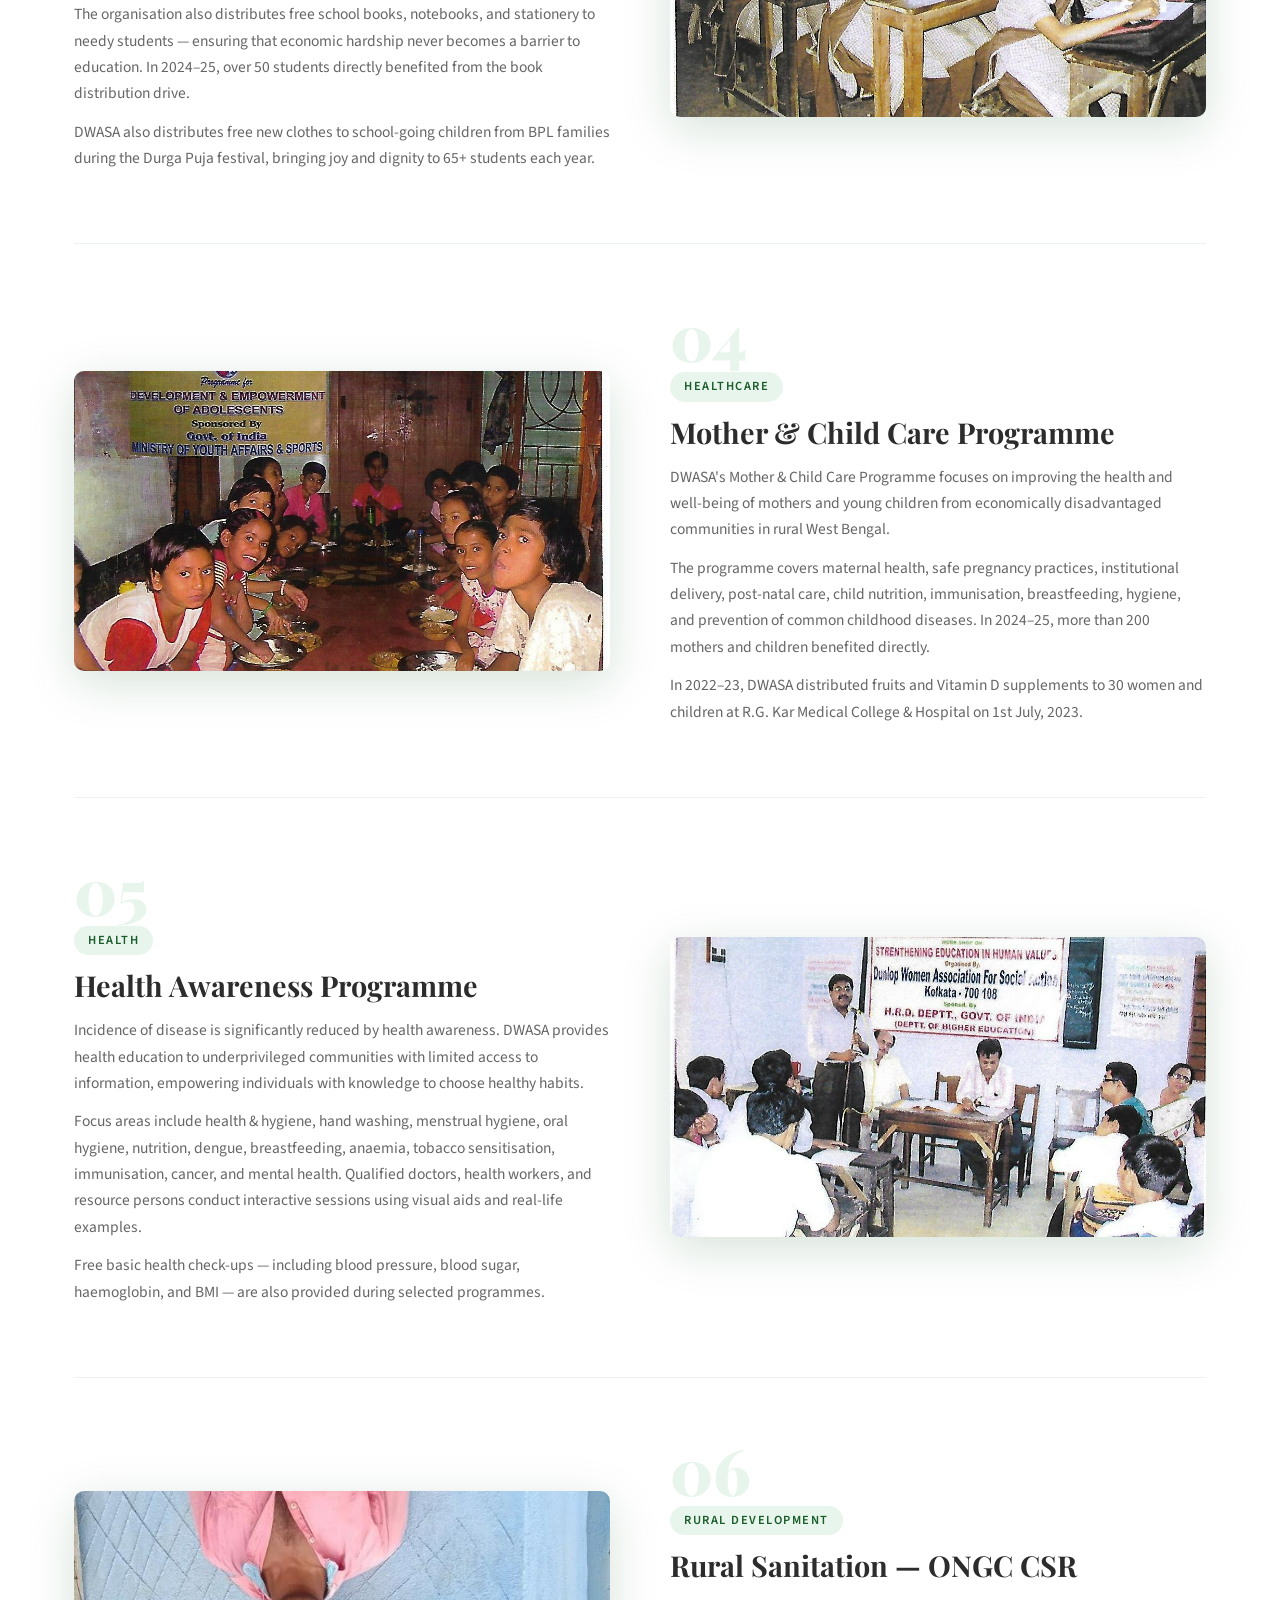
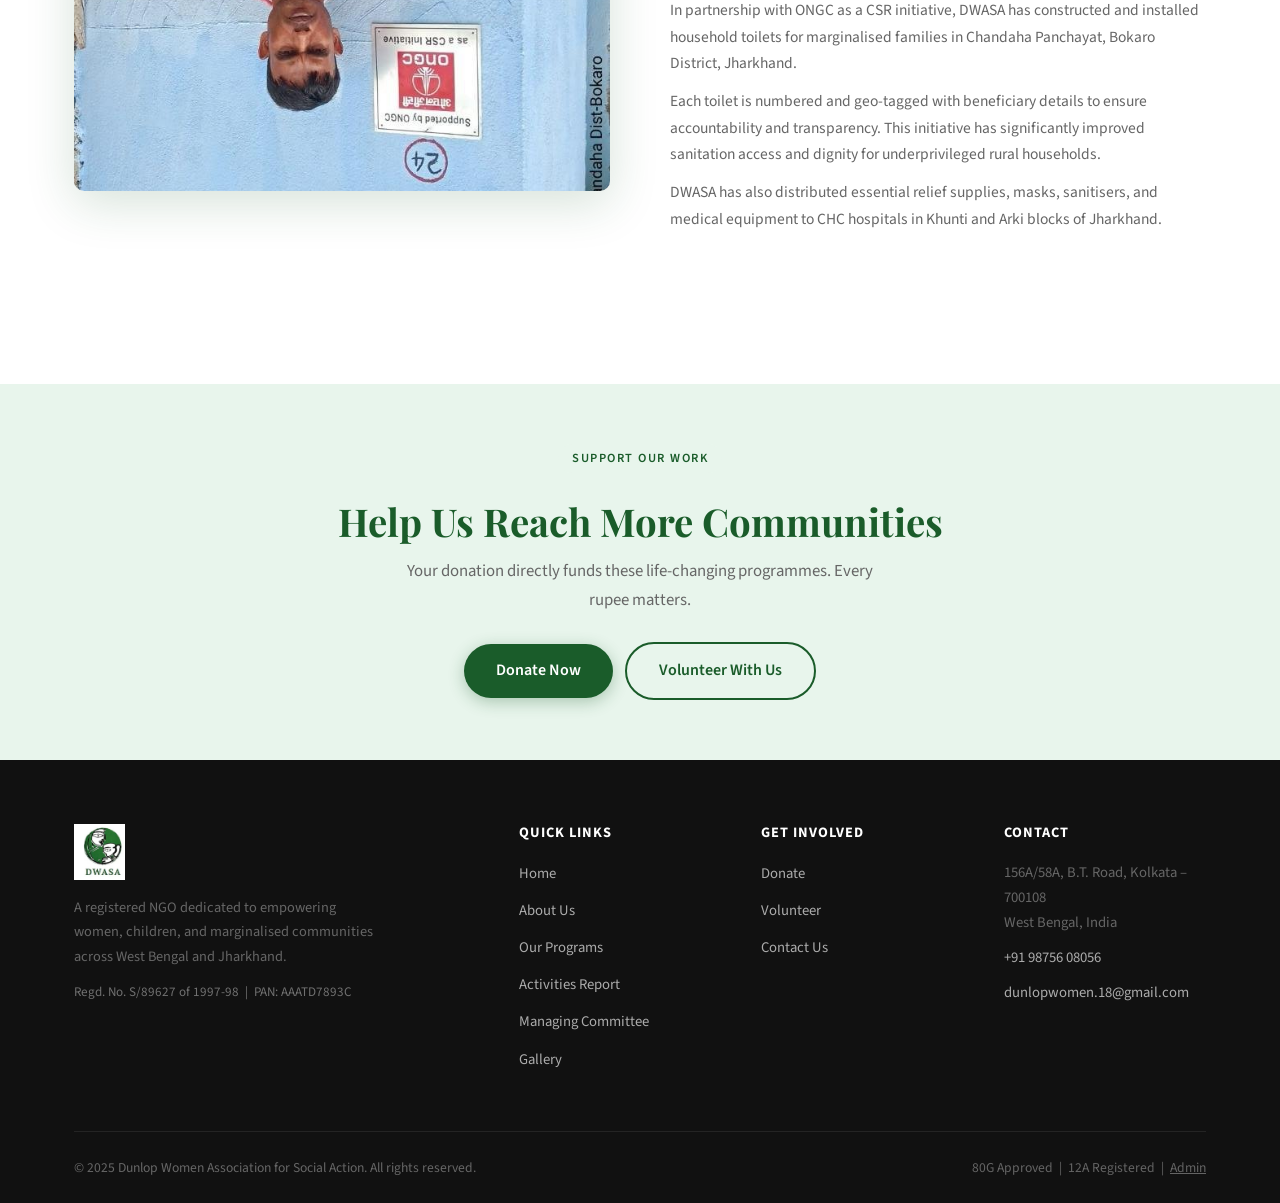
<file: programs.html>
<!DOCTYPE html>
<html lang="en">
<head>
<meta charset="UTF-8">
<meta name="viewport" content="width=device-width, initial-scale=1.0">
<title>Our Programs — DWASA</title>
<link rel="stylesheet" href="style.css">
<style>
.program-detail {
  display: grid; grid-template-columns: 1fr 1fr;
  gap: 60px; align-items: center;
  padding: 60px 0;
  border-bottom: 1px solid rgba(26,92,42,0.08);
}
.program-detail:last-child { border-bottom: none; }
.program-detail.reverse { direction: rtl; }
.program-detail.reverse > * { direction: ltr; }
.program-detail .prog-img {
  border-radius: var(--radius);
  overflow: hidden;
  box-shadow: var(--shadow-lg);
}
.program-detail .prog-img img { width:100%;height:300px;object-fit:cover; }
.prog-number {
  font-family: 'Playfair Display', serif;
  font-size: 4rem; font-weight: 900;
  color: var(--green-light); line-height: 1;
  margin-bottom: 4px;
}
.prog-detail-content h2 { font-size: 1.8rem; margin-bottom: 14px; }
.prog-detail-content p { margin-bottom: 12px; font-size: 0.97rem; }
@media(max-width:800px){
  .program-detail,.program-detail.reverse { grid-template-columns:1fr;direction:ltr; }
  .program-detail .prog-img img { height:220px; }
}
</style>
</head>
<body>

<!-- NAVBAR -->
<nav class="navbar">
  <div class="nav-inner">
    <a href="index.html" class="nav-brand"><img src="images/logo.png" alt="DWASA Logo"><div class="nav-brand-text"><div class="name">DWASA</div><div class="sub">Dunlop Women Association for Social Action</div></div></a>
    <ul class="nav-links">
      <li><a href="index.html">Home</a></li>
      <li><a href="about.html">About Us</a></li>
      <li class="nav-dropdown"><a href="programs.html">Our Work ▾</a><div class="dropdown-menu"><a href="programs.html">All Programs</a><a href="activities.html">Activities Report</a></div></li>
      <li><a href="committee.html">Committee</a></li>
      <li><a href="gallery.html">Gallery</a></li>
      <li><a href="volunteer.html">Volunteer</a></li>
      <li><a href="contact.html">Contact</a></li>
      <li><a href="donate.html" class="btn-nav">Donate</a></li>
    </ul>
    <div class="hamburger" id="hamburger"><span></span><span></span><span></span></div>
  </div>
</nav>

<!-- BANNER -->
<div class="page-banner">
  <div class="container">
    <div class="breadcrumb"><a href="index.html">Home</a><span>›</span><span style="color:rgba(255,255,255,0.9)">Our Programs</span></div>
    <h1 style="margin-top:12px;">Our Programmes</h1>
    <p style="color:rgba(255,255,255,0.75);margin-top:10px;max-width:600px;">From road safety to women's empowerment — our programmes are designed to create lasting, systemic change in the communities we serve.</p>
  </div>
</div>

<!-- PROGRAM CARDS OVERVIEW -->
<section class="section" style="background:var(--gray-light);">
  <div class="container">
    <div class="section-header text-center">
      <div class="tag">At a Glance</div>
      <h2>What We Do</h2>
      <p>DWASA runs a wide range of community-led programmes across West Bengal and Jharkhand.</p>
    </div>
    <div class="grid-3">
      <div class="prog-card aos"><div class="prog-icon">🛡️</div><h3>Road Safety Awareness</h3><p>Rallies, workshops, and awareness drives across Kolkata and Jamshedpur educating citizens about traffic safety.</p></div>
      <div class="prog-card aos delay-1"><div class="prog-icon">👩‍🎓</div><h3>Women Empowerment</h3><p>Skill development, SHG formation, leadership building, and legal awareness for marginalised women.</p></div>
      <div class="prog-card aos delay-2"><div class="prog-icon">📚</div><h3>Education &amp; Coaching</h3><p>Free coaching for Class 5–12 students, book distribution, and academic support for underprivileged children.</p></div>
      <div class="prog-card aos"><div class="prog-icon">🍼</div><h3>Mother &amp; Child Care</h3><p>Rural health sessions on maternal nutrition, safe delivery, immunisation, and child development.</p></div>
      <div class="prog-card aos delay-1"><div class="prog-icon">🏥</div><h3>Health Awareness</h3><p>Free health check-ups and workshops on hygiene, nutrition, anaemia, and preventive healthcare.</p></div>
      <div class="prog-card aos delay-2"><div class="prog-icon">🪡</div><h3>Handicraft Training</h3><p>Craft-centric skill development — knitting, jute bags, clay models — fostering economic independence.</p></div>
      <div class="prog-card aos"><div class="prog-icon">🚽</div><h3>Rural Sanitation</h3><p>Construction and installation of toilets in rural villages supported by ONGC CSR initiatives in Jharkhand.</p></div>
      <div class="prog-card aos delay-1"><div class="prog-icon">💊</div><h3>Drug De-Addiction</h3><p>Dedicated de-addiction centre at Bokaro, Jharkhand, providing treatment to over 32 individuals.</p></div>
      <div class="prog-card aos delay-2"><div class="prog-icon">🎭</div><h3>Cultural Programmes</h3><p>Social and cultural functions promoting creativity, teamwork, and holistic development among students.</p></div>
    </div>
  </div>
</section>

<!-- DETAILED PROGRAMS -->
<section class="section">
  <div class="container">
    <div class="section-header text-center">
      <div class="tag">In Detail</div>
      <h2>Programme Highlights</h2>
    </div>

    <!-- Road Safety -->
    <div class="program-detail aos">
      <div class="prog-detail-content">
        <div class="prog-number">01</div>
        <div class="tag">Community Safety</div>
        <h2>Road Safety Awareness Programme</h2>
        <p>DWASA has been at the forefront of road safety advocacy in Kolkata and Jharkhand. We organise rallies, community walks, and poster campaigns to educate pedestrians, cyclists, motorists, and school students about traffic rules and road hazards.</p>
        <p>In 2023, DWASA conducted a road safety programme with school students on Kolkata roads (17 January, 2023). In 2024–25, the programme was expanded to Jamshedpur, Jharkhand, where at least 200 people participated.</p>
        <p>Our team distributes safety literature, engages Kolkata Police, and uses mobile awareness vehicles with loudspeakers to maximise reach in public spaces.</p>
      </div>
      <div class="prog-img">
        <img src="images/img13.png" alt="Road Safety Rally">
      </div>
    </div>

    <!-- Women Empowerment -->
    <div class="program-detail reverse aos">
      <div class="prog-detail-content">
        <div class="prog-number">02</div>
        <div class="tag">Empowerment</div>
        <h2>Women Empowerment Programme</h2>
        <p>DWASA's women empowerment initiatives focus on skill development, self-reliance, leadership building, legal awareness, financial literacy, and awareness of women's rights and government welfare schemes.</p>
        <p>Training sessions and workshops help women acquire vocational skills, improve decision-making, and gain the confidence to participate actively in family and community affairs. We also encourage the formation and strengthening of Self-Help Groups (SHGs) to support income-generating activities.</p>
        <p>Through these initiatives, many beneficiaries have reported increased self-confidence, improved economic independence, and greater awareness of their rights and responsibilities.</p>
      </div>
      <div class="prog-img">
        <img src="images/img07.png" alt="Women Labour Awareness">
      </div>
    </div>

    <!-- Education -->
    <div class="program-detail aos">
      <div class="prog-detail-content">
        <div class="prog-number">03</div>
        <div class="tag">Education</div>
        <h2>Free Coaching &amp; Book Distribution</h2>
        <p>DWASA operates a free coaching centre for underprivileged students from Class 5 to Class 12 in Kolkata. Experienced teachers provide personalised academic guidance to help students prepare for board and competitive examinations.</p>
        <p>The organisation also distributes free school books, notebooks, and stationery to needy students — ensuring that economic hardship never becomes a barrier to education. In 2024–25, over 50 students directly benefited from the book distribution drive.</p>
        <p>DWASA also distributes free new clothes to school-going children from BPL families during the Durga Puja festival, bringing joy and dignity to 65+ students each year.</p>
      </div>
      <div class="prog-img">
        <img src="images/img09.png" alt="Girl students in classroom">
      </div>
    </div>

    <!-- Mother & Child -->
    <div class="program-detail reverse aos">
      <div class="prog-detail-content">
        <div class="prog-number">04</div>
        <div class="tag">Healthcare</div>
        <h2>Mother &amp; Child Care Programme</h2>
        <p>DWASA's Mother &amp; Child Care Programme focuses on improving the health and well-being of mothers and young children from economically disadvantaged communities in rural West Bengal.</p>
        <p>The programme covers maternal health, safe pregnancy practices, institutional delivery, post-natal care, child nutrition, immunisation, breastfeeding, hygiene, and prevention of common childhood diseases. In 2024–25, more than 200 mothers and children benefited directly.</p>
        <p>In 2022–23, DWASA distributed fruits and Vitamin D supplements to 30 women and children at R.G. Kar Medical College &amp; Hospital on 1st July, 2023.</p>
      </div>
      <div class="prog-img">
        <img src="images/img06.png" alt="Children meal programme">
      </div>
    </div>

    <!-- Health Awareness -->
    <div class="program-detail aos">
      <div class="prog-detail-content">
        <div class="prog-number">05</div>
        <div class="tag">Health</div>
        <h2>Health Awareness Programme</h2>
        <p>Incidence of disease is significantly reduced by health awareness. DWASA provides health education to underprivileged communities with limited access to information, empowering individuals with knowledge to choose healthy habits.</p>
        <p>Focus areas include health &amp; hygiene, hand washing, menstrual hygiene, oral hygiene, nutrition, dengue, breastfeeding, anaemia, tobacco sensitisation, immunisation, cancer, and mental health. Qualified doctors, health workers, and resource persons conduct interactive sessions using visual aids and real-life examples.</p>
        <p>Free basic health check-ups — including blood pressure, blood sugar, haemoglobin, and BMI — are also provided during selected programmes.</p>
      </div>
      <div class="prog-img">
        <img src="images/img02.png" alt="Health workshop">
      </div>
    </div>

    <!-- Sanitation / ONGC -->
    <div class="program-detail reverse aos">
      <div class="prog-detail-content">
        <div class="prog-number">06</div>
        <div class="tag">Rural Development</div>
        <h2>Rural Sanitation — ONGC CSR</h2>
        <p>In partnership with ONGC as a CSR initiative, DWASA has constructed and installed household toilets for marginalised families in Chandaha Panchayat, Bokaro District, Jharkhand.</p>
        <p>Each toilet is numbered and geo-tagged with beneficiary details to ensure accountability and transparency. This initiative has significantly improved sanitation access and dignity for underprivileged rural households.</p>
        <p>DWASA has also distributed essential relief supplies, masks, sanitisers, and medical equipment to CHC hospitals in Khunti and Arki blocks of Jharkhand.</p>
      </div>
      <div class="prog-img">
        <img src="images/img17.png" alt="Sanitation Programme ONGC" style="height:300px;object-fit:cover;">
      </div>
    </div>

  </div>
</section>

<!-- CTA -->
<section style="background:var(--green-light);padding:60px 0;">
  <div class="container" style="text-align:center;">
    <div class="tag">Support Our Work</div>
    <h2 style="color:var(--green-dark);margin:12px 0;">Help Us Reach More Communities</h2>
    <p style="max-width:500px;margin:0 auto 28px;">Your donation directly funds these life-changing programmes. Every rupee matters.</p>
    <a href="donate.html" class="btn btn-primary">Donate Now</a>
    &nbsp;&nbsp;
    <a href="volunteer.html" class="btn btn-outline">Volunteer With Us</a>
  </div>
</section>

<!-- FOOTER -->
<footer>
  <div class="container">
    <div class="footer-grid">
      <div class="footer-brand"><img src="images/logo.png" alt="DWASA"><p style="margin-top:12px;">A registered NGO dedicated to empowering women, children, and marginalised communities across West Bengal and Jharkhand.</p><p style="margin-top:12px;font-size:0.82rem;color:rgba(255,255,255,0.4);">Regd. No. S/89627 of 1997-98 &nbsp;|&nbsp; PAN: AAATD7893C</p></div>
      <div class="footer-col"><h4>Quick Links</h4><ul><li><a href="index.html">Home</a></li><li><a href="about.html">About Us</a></li><li><a href="programs.html">Our Programs</a></li><li><a href="activities.html">Activities Report</a></li><li><a href="committee.html">Managing Committee</a></li><li><a href="gallery.html">Gallery</a></li></ul></div>
      <div class="footer-col"><h4>Get Involved</h4><ul><li><a href="donate.html">Donate</a></li><li><a href="volunteer.html">Volunteer</a></li><li><a href="contact.html">Contact Us</a></li></ul></div>
      <div class="footer-col"><h4>Contact</h4><p>156A/58A, B.T. Road, Kolkata – 700108<br>West Bengal, India</p><p><a href="tel:9875608056">+91 98756 08056</a></p><p><a href="mailto:dunlopwomen.18@gmail.com">dunlopwomen.18@gmail.com</a></p></div>
    </div>
    <div class="footer-bottom"><p>© 2025 Dunlop Women Association for Social Action. All rights reserved.</p><p style="color:rgba(255,255,255,0.35);">80G Approved &nbsp;|&nbsp; 12A Registered &nbsp;|&nbsp; <a href="admin.html" style="color:rgba(255,255,255,0.35);text-decoration:underline;">Admin</a></p></div>
  </div>
</footer>

<div class="toast"></div>
<script src="main.js"></script>
</body>
</html>
</file>
<file: style.css>
/* =============================================
   DWASA — Dunlop Women Association for Social Action
   Color Palette from Logo: Deep Green, White, Black
   ============================================= */

@import url('https://fonts.googleapis.com/css2?family=Playfair+Display:wght@400;600;700;900&family=Source+Sans+3:wght@300;400;500;600&display=swap');

:root {
  --green-dark:   #1a5c2a;
  --green-mid:    #2d8a47;
  --green-light:  #e8f5ec;
  --green-accent: #4caf6e;
  --black:        #111111;
  --charcoal:     #2c2c2c;
  --gray:         #666666;
  --gray-light:   #f4f4f4;
  --white:        #ffffff;
  --gold:         #c9a84c;
  --shadow:       0 4px 24px rgba(26,92,42,0.10);
  --shadow-lg:    0 12px 48px rgba(26,92,42,0.18);
  --radius:       10px;
  --transition:   all 0.35s cubic-bezier(0.4,0,0.2,1);
}

*, *::before, *::after { box-sizing: border-box; margin: 0; padding: 0; }

html { scroll-behavior: smooth; }

body {
  font-family: 'Source Sans 3', sans-serif;
  color: var(--charcoal);
  background: var(--white);
  line-height: 1.7;
  overflow-x: hidden;
}

/* ---- TYPOGRAPHY ---- */
h1,h2,h3,h4,h5 { font-family: 'Playfair Display', serif; line-height: 1.25; }
h1 { font-size: clamp(2rem, 5vw, 3.5rem); font-weight: 900; }
h2 { font-size: clamp(1.6rem, 3.5vw, 2.4rem); font-weight: 700; }
h3 { font-size: clamp(1.2rem, 2.5vw, 1.6rem); font-weight: 600; }
p  { font-size: 1.05rem; color: var(--gray); }

a { color: var(--green-dark); text-decoration: none; transition: var(--transition); }
a:hover { color: var(--green-mid); }

img { max-width: 100%; display: block; }

/* ---- UTILITY ---- */
.container { max-width: 1180px; margin: 0 auto; padding: 0 24px; }
.section    { padding: 80px 0; }
.section-sm { padding: 48px 0; }
.text-center { text-align: center; }
.text-white  { color: var(--white) !important; }

.tag {
  display: inline-block;
  background: var(--green-light);
  color: var(--green-dark);
  font-size: 0.78rem;
  font-weight: 600;
  letter-spacing: 1.5px;
  text-transform: uppercase;
  padding: 4px 14px;
  border-radius: 20px;
  margin-bottom: 12px;
}

/* ---- BUTTONS ---- */
.btn {
  display: inline-flex; align-items: center; gap: 8px;
  padding: 13px 32px;
  border-radius: 50px;
  font-family: 'Source Sans 3', sans-serif;
  font-size: 1rem; font-weight: 600;
  cursor: pointer; border: none;
  transition: var(--transition);
  text-decoration: none;
}
.btn-primary {
  background: var(--green-dark); color: var(--white);
  box-shadow: 0 4px 16px rgba(26,92,42,0.3);
}
.btn-primary:hover {
  background: var(--green-mid); color: var(--white);
  transform: translateY(-2px);
  box-shadow: 0 8px 24px rgba(26,92,42,0.4);
}
.btn-outline {
  background: transparent;
  border: 2px solid var(--green-dark);
  color: var(--green-dark);
}
.btn-outline:hover {
  background: var(--green-dark); color: var(--white);
  transform: translateY(-2px);
}
.btn-white {
  background: var(--white); color: var(--green-dark);
  box-shadow: 0 4px 16px rgba(0,0,0,0.12);
}
.btn-white:hover {
  background: var(--green-light); color: var(--green-dark);
  transform: translateY(-2px);
}
.btn-gold {
  background: var(--gold); color: var(--white);
  box-shadow: 0 4px 16px rgba(201,168,76,0.35);
}
.btn-gold:hover { filter: brightness(1.1); transform: translateY(-2px); }

/* ---- NAVBAR ---- */
.navbar {
  position: fixed; top: 0; left: 0; right: 0; z-index: 1000;
  background: rgba(255,255,255,0.97);
  backdrop-filter: blur(12px);
  border-bottom: 1px solid rgba(26,92,42,0.08);
  transition: var(--transition);
}
.navbar.scrolled {
  box-shadow: var(--shadow);
}
.nav-inner {
  display: flex; align-items: center;
  justify-content: space-between;
  padding: 14px 24px;
  max-width: 1180px; margin: 0 auto;
}
.nav-brand { display: flex; align-items: center; gap: 12px; text-decoration: none; }
.nav-brand img { height: 68px; width: auto; }
.nav-brand-text { line-height: 1.2; }
.nav-brand-text .name {
  font-family: 'Playfair Display', serif;
  font-size: 1rem; font-weight: 700;
  color: var(--green-dark);
}
.nav-brand-text .sub { font-size: 0.72rem; color: var(--gray); letter-spacing: 0.5px; }

.nav-links { display: flex; align-items: center; gap: 4px; list-style: none; }
.nav-links a {
  padding: 8px 14px; border-radius: 6px;
  font-size: 0.92rem; font-weight: 500; color: var(--charcoal);
  transition: var(--transition);
}
.nav-links a:hover, .nav-links a.active {
  background: var(--green-light); color: var(--green-dark);
}
.nav-links .btn-nav {
  background: var(--green-dark); color: var(--white) !important;
  padding: 8px 20px; border-radius: 50px;
  margin-left: 8px;
}
.nav-links .btn-nav:hover { background: var(--green-mid); }

/* Dropdown */
.nav-dropdown { position: relative; }
.dropdown-menu {
  display: none;
  position: absolute; top: calc(100% + 8px); left: 0;
  background: var(--white);
  border: 1px solid rgba(26,92,42,0.1);
  border-radius: var(--radius);
  box-shadow: var(--shadow-lg);
  min-width: 200px;
  padding: 8px 0;
  z-index: 100;
}
.nav-dropdown:hover .dropdown-menu { display: block; }
.dropdown-menu a {
  display: block; padding: 10px 18px;
  font-size: 0.9rem; color: var(--charcoal);
  border-radius: 0;
}
.dropdown-menu a:hover { background: var(--green-light); color: var(--green-dark); }

.hamburger {
  display: none; flex-direction: column; gap: 5px;
  cursor: pointer; padding: 4px;
}
.hamburger span {
  width: 24px; height: 2px;
  background: var(--green-dark); border-radius: 2px;
  transition: var(--transition);
}

/* ---- HERO ---- */
.hero {
  min-height: 100vh;
  background: linear-gradient(135deg, var(--green-dark) 0%, #0e3d1a 55%, #1a5c2a 100%);
  display: flex; align-items: center;
  position: relative; overflow: hidden;
  padding-top: 96px;
}
.hero::before {
  content: '';
  position: absolute; inset: 0;
  background: url("data:image/svg+xml,%3Csvg width='60' height='60' viewBox='0 0 60 60' xmlns='http://www.w3.org/2000/svg'%3E%3Cg fill='none' fill-rule='evenodd'%3E%3Cg fill='%23ffffff' fill-opacity='0.03'%3E%3Cpath d='M36 34v-4h-2v4h-4v2h4v4h2v-4h4v-2h-4zm0-30V0h-2v4h-4v2h4v4h2V6h4V4h-4zM6 34v-4H4v4H0v2h4v4h2v-4h4v-2H6zM6 4V0H4v4H0v2h4v4h2V6h4V4H6z'/%3E%3C/g%3E%3C/g%3E%3C/svg%3E");
}
.hero-content { position: relative; z-index: 2; max-width: 700px; }
.hero-tag {
  display: inline-flex; align-items: center; gap: 8px;
  background: rgba(255,255,255,0.12);
  border: 1px solid rgba(255,255,255,0.2);
  color: var(--white);
  padding: 6px 18px; border-radius: 50px;
  font-size: 0.82rem; font-weight: 600;
  letter-spacing: 1.5px; text-transform: uppercase;
  margin-bottom: 24px;
}
.hero h1 { color: var(--white); margin-bottom: 20px; }
.hero h1 span { color: var(--green-accent); }
.hero p { color: rgba(255,255,255,0.82); font-size: 1.15rem; margin-bottom: 36px; max-width: 540px; }
.hero-btns { display: flex; gap: 16px; flex-wrap: wrap; }
.hero-stats {
  display: flex; gap: 40px; flex-wrap: wrap;
  margin-top: 56px; padding-top: 40px;
  border-top: 1px solid rgba(255,255,255,0.15);
}
.hero-stat .num {
  font-family: 'Playfair Display', serif;
  font-size: 2.4rem; font-weight: 900;
  color: var(--white); line-height: 1;
}
.hero-stat .lbl { font-size: 0.85rem; color: rgba(255,255,255,0.65); margin-top: 4px; }

.hero-visual {
  position: absolute; right: 0; top: 0; bottom: 0;
  width: 45%;
  overflow: hidden;
}
.hero-visual img {
  width: 100%; height: 100%; object-fit: cover;
  opacity: 0.25;
  mix-blend-mode: luminosity;
}
.hero-visual::after {
  content: '';
  position: absolute; inset: 0;
  background: linear-gradient(to right, var(--green-dark) 0%, transparent 60%);
}

/* ---- PAGE BANNER ---- */
.page-banner {
  background: linear-gradient(135deg, var(--green-dark), #0e3d1a);
  padding: 120px 0 60px;
  position: relative; overflow: hidden;
}
.page-banner::before {
  content: '';
  position: absolute; inset: 0;
  background: url("data:image/svg+xml,%3Csvg width='60' height='60' viewBox='0 0 60 60' xmlns='http://www.w3.org/2000/svg'%3E%3Cg fill='none' fill-rule='evenodd'%3E%3Cg fill='%23ffffff' fill-opacity='0.04'%3E%3Cpath d='M36 34v-4h-2v4h-4v2h4v4h2v-4h4v-2h-4zm0-30V0h-2v4h-4v2h4v4h2V6h4V4h-4zM6 34v-4H4v4H0v2h4v4h2v-4h4v-2H6zM6 4V0H4v4H0v2h4v4h2V6h4V4H6z'/%3E%3C/g%3E%3C/g%3E%3C/svg%3E");
}
.page-banner .container { position: relative; z-index: 2; }
.page-banner h1 { color: var(--white); margin-bottom: 12px; }
.breadcrumb { display: flex; align-items: center; gap: 8px; }
.breadcrumb a { color: rgba(255,255,255,0.65); font-size: 0.9rem; }
.breadcrumb a:hover { color: var(--white); }
.breadcrumb span { color: rgba(255,255,255,0.4); font-size: 0.9rem; }

/* ---- SECTION HEADER ---- */
.section-header { margin-bottom: 52px; }
.section-header p { max-width: 600px; margin: 12px auto 0; font-size: 1.08rem; }
.section-header.left p { margin-left: 0; }

/* ---- CARDS ---- */
.card {
  background: var(--white);
  border-radius: var(--radius);
  box-shadow: var(--shadow);
  overflow: hidden;
  transition: var(--transition);
}
.card:hover { transform: translateY(-6px); box-shadow: var(--shadow-lg); }
.card-img { overflow: hidden; aspect-ratio: 16/10; }
.card-img img { width: 100%; height: 100%; object-fit: cover; transition: transform 0.5s ease; }
.card:hover .card-img img { transform: scale(1.05); }
.card-body { padding: 24px; }
.card-body h3 { margin-bottom: 10px; font-size: 1.2rem; }
.card-body p { font-size: 0.95rem; }

/* ---- PROGRAM CARD ---- */
.prog-card {
  background: var(--white); border-radius: var(--radius);
  border: 1px solid rgba(26,92,42,0.1);
  padding: 32px 28px;
  transition: var(--transition);
  position: relative; overflow: hidden;
}
.prog-card::before {
  content: '';
  position: absolute; top: 0; left: 0; right: 0;
  height: 4px;
  background: linear-gradient(90deg, var(--green-dark), var(--green-mid));
  transform: scaleX(0); transform-origin: left;
  transition: transform 0.4s ease;
}
.prog-card:hover::before { transform: scaleX(1); }
.prog-card:hover { box-shadow: var(--shadow-lg); transform: translateY(-4px); }
.prog-icon {
  width: 56px; height: 56px;
  background: var(--green-light);
  border-radius: 14px;
  display: flex; align-items: center; justify-content: center;
  font-size: 1.6rem;
  margin-bottom: 20px;
}
.prog-card h3 { font-size: 1.15rem; margin-bottom: 10px; color: var(--black); }
.prog-card p { font-size: 0.93rem; }

/* ---- STATS STRIP ---- */
.stats-strip {
  background: linear-gradient(135deg, var(--green-dark), var(--green-mid));
  padding: 56px 0;
}
.stats-grid {
  display: grid; grid-template-columns: repeat(auto-fit, minmax(160px, 1fr));
  gap: 40px; text-align: center;
}
.stat-item .number {
  font-family: 'Playfair Display', serif;
  font-size: 3rem; font-weight: 900;
  color: var(--white); line-height: 1;
}
.stat-item .label { color: rgba(255,255,255,0.75); font-size: 0.9rem; margin-top: 6px; }

/* ---- GRIDS ---- */
.grid-2 { display: grid; grid-template-columns: repeat(2, 1fr); gap: 32px; }
.grid-3 { display: grid; grid-template-columns: repeat(3, 1fr); gap: 28px; }
.grid-4 { display: grid; grid-template-columns: repeat(4, 1fr); gap: 24px; }
.grid-auto { display: grid; grid-template-columns: repeat(auto-fit, minmax(280px, 1fr)); gap: 28px; }

/* ---- GALLERY GRID ---- */
.gallery-grid {
  columns: 3; column-gap: 16px;
}
.gallery-item {
  break-inside: avoid;
  margin-bottom: 16px;
  border-radius: var(--radius);
  overflow: hidden;
  cursor: pointer;
  position: relative;
}
.gallery-item img {
  width: 100%; display: block;
  transition: transform 0.4s ease;
}
.gallery-item:hover img { transform: scale(1.04); }
.gallery-overlay {
  position: absolute; inset: 0;
  background: rgba(26,92,42,0.6);
  display: flex; align-items: center; justify-content: center;
  opacity: 0; transition: opacity 0.3s;
  font-size: 2rem; color: var(--white);
}
.gallery-item:hover .gallery-overlay { opacity: 1; }

/* ---- LIGHTBOX ---- */
.lightbox {
  display: none;
  position: fixed; inset: 0; z-index: 9999;
  background: rgba(0,0,0,0.92);
  align-items: center; justify-content: center;
}
.lightbox.active { display: flex; }
.lightbox img { max-width: 90vw; max-height: 88vh; border-radius: 8px; }
.lb-close {
  position: absolute; top: 20px; right: 28px;
  color: var(--white); font-size: 2.4rem;
  cursor: pointer; line-height: 1;
  transition: var(--transition);
}
.lb-close:hover { color: var(--green-accent); }
.lb-prev, .lb-next {
  position: absolute; top: 50%; transform: translateY(-50%);
  color: var(--white); font-size: 2rem;
  cursor: pointer; padding: 16px;
  background: rgba(255,255,255,0.1);
  border-radius: 50%; border: none;
  transition: var(--transition);
}
.lb-prev { left: 24px; }
.lb-next { right: 24px; }
.lb-prev:hover, .lb-next:hover { background: var(--green-dark); }

/* ---- FORMS ---- */
.form-group { margin-bottom: 22px; }
.form-group label {
  display: block; font-size: 0.9rem; font-weight: 600;
  color: var(--charcoal); margin-bottom: 7px;
}
.form-group input,
.form-group textarea,
.form-group select {
  width: 100%; padding: 12px 16px;
  border: 1.5px solid #dde8df;
  border-radius: 8px;
  font-family: 'Source Sans 3', sans-serif;
  font-size: 1rem; color: var(--charcoal);
  background: var(--white);
  transition: border-color 0.25s;
  outline: none;
}
.form-group input:focus,
.form-group textarea:focus,
.form-group select:focus {
  border-color: var(--green-mid);
  box-shadow: 0 0 0 3px rgba(45,138,71,0.12);
}
.form-group textarea { min-height: 130px; resize: vertical; }

/* ---- QUOTE / HIGHLIGHT ---- */
.highlight-box {
  background: var(--green-light);
  border-left: 4px solid var(--green-dark);
  padding: 24px 28px; border-radius: 0 var(--radius) var(--radius) 0;
  margin: 32px 0;
}
.highlight-box p { color: var(--charcoal); font-size: 1.05rem; font-style: italic; }

/* ---- COMMITTEE CARD ---- */
.member-card {
  background: var(--white);
  border: 1px solid rgba(26,92,42,0.1);
  border-radius: var(--radius);
  padding: 28px 24px;
  text-align: center;
  transition: var(--transition);
}
.member-card:hover { box-shadow: var(--shadow-lg); transform: translateY(-4px); }
.member-avatar {
  width: 80px; height: 80px;
  border-radius: 50%;
  background: var(--green-light);
  display: flex; align-items: center; justify-content: center;
  font-family: 'Playfair Display', serif;
  font-size: 1.8rem; font-weight: 700;
  color: var(--green-dark);
  margin: 0 auto 16px;
  border: 3px solid var(--green-accent);
}
.member-card .role {
  display: inline-block;
  background: var(--green-light); color: var(--green-dark);
  font-size: 0.78rem; font-weight: 600;
  text-transform: uppercase; letter-spacing: 1px;
  padding: 3px 12px; border-radius: 20px;
  margin-bottom: 12px;
}
.member-card h3 { font-size: 1.1rem; margin-bottom: 4px; }
.member-card .info { font-size: 0.88rem; color: var(--gray); line-height: 1.8; }
.member-card .contact a { color: var(--green-dark); font-size: 0.88rem; }

/* ---- DONATE ---- */
.donate-card {
  background: var(--white);
  border: 1px solid rgba(26,92,42,0.12);
  border-radius: 16px; padding: 36px;
  box-shadow: var(--shadow);
}
.bank-detail { display: flex; gap: 12px; padding: 12px 0; border-bottom: 1px solid #eef3ef; }
.bank-detail:last-child { border-bottom: none; }
.bank-detail .key { font-weight: 600; min-width: 160px; color: var(--charcoal); font-size: 0.95rem; }
.bank-detail .val { color: var(--gray); font-size: 0.95rem; }
.copy-btn {
  background: none; border: 1px solid var(--green-mid);
  color: var(--green-mid); padding: 2px 10px;
  border-radius: 4px; cursor: pointer; font-size: 0.8rem;
  transition: var(--transition); margin-left: auto;
}
.copy-btn:hover { background: var(--green-dark); color: var(--white); border-color: var(--green-dark); }

/* ---- ACCORDION ---- */
.accordion-item {
  border: 1px solid rgba(26,92,42,0.1);
  border-radius: var(--radius);
  margin-bottom: 12px;
  overflow: hidden;
}
.accordion-header {
  padding: 18px 24px;
  background: var(--white);
  cursor: pointer;
  display: flex; align-items: center; justify-content: space-between;
  font-weight: 600; color: var(--charcoal);
  transition: background 0.25s;
}
.accordion-header:hover { background: var(--green-light); }
.accordion-header.open { background: var(--green-light); color: var(--green-dark); }
.accordion-icon { font-size: 1.2rem; transition: transform 0.3s; }
.accordion-header.open .accordion-icon { transform: rotate(45deg); }
.accordion-body { display: none; padding: 0 24px 20px; }
.accordion-body.open { display: block; }
.accordion-body p { font-size: 0.97rem; }

/* ---- TOAST NOTIFICATION ---- */
.toast {
  position: fixed; bottom: 28px; right: 28px; z-index: 9999;
  background: var(--green-dark); color: var(--white);
  padding: 14px 24px; border-radius: 8px;
  font-size: 0.95rem; font-weight: 500;
  box-shadow: var(--shadow-lg);
  transform: translateY(80px); opacity: 0;
  transition: all 0.4s cubic-bezier(0.4,0,0.2,1);
}
.toast.show { transform: translateY(0); opacity: 1; }

/* ---- FOOTER ---- */
footer {
  background: var(--black);
  color: rgba(255,255,255,0.75);
  padding: 64px 0 0;
}
.footer-grid { display: grid; grid-template-columns: 2fr 1fr 1fr 1fr; gap: 40px; }
.footer-brand img { height: 56px; margin-bottom: 16px; }
.footer-brand p { font-size: 0.9rem; line-height: 1.7; max-width: 300px; }
.footer-col h4 {
  color: var(--white); font-family: 'Source Sans 3', sans-serif;
  font-size: 0.9rem; font-weight: 700; letter-spacing: 1px;
  text-transform: uppercase; margin-bottom: 18px;
}
.footer-col ul { list-style: none; }
.footer-col ul li { margin-bottom: 10px; }
.footer-col ul a { color: rgba(255,255,255,0.65); font-size: 0.92rem; transition: var(--transition); }
.footer-col ul a:hover { color: var(--green-accent); padding-left: 4px; }
.footer-col p { font-size: 0.92rem; margin-bottom: 10px; }
.footer-col p a { color: rgba(255,255,255,0.65); }
.footer-col p a:hover { color: var(--green-accent); }
.footer-bottom {
  border-top: 1px solid rgba(255,255,255,0.08);
  margin-top: 48px; padding: 24px 0;
  display: flex; align-items: center; justify-content: space-between;
  flex-wrap: wrap; gap: 12px;
}
.footer-bottom p { font-size: 0.85rem; }

/* ---- ANIMATE ON SCROLL ---- */
.aos { opacity: 0; transform: translateY(30px); transition: opacity 0.7s ease, transform 0.7s ease; }
.aos.delay-1 { transition-delay: 0.1s; }
.aos.delay-2 { transition-delay: 0.2s; }
.aos.delay-3 { transition-delay: 0.3s; }
.aos.delay-4 { transition-delay: 0.4s; }
.aos.visible { opacity: 1; transform: translateY(0); }

/* ---- MOBILE ---- */
@media (max-width: 900px) {
  .nav-links { display: none; flex-direction: column; align-items: flex-start; gap: 0;
    position: absolute; top: 100%; left: 0; right: 0;
    background: var(--white); border-bottom: 1px solid rgba(26,92,42,0.1);
    padding: 12px 24px;
    box-shadow: 0 8px 24px rgba(0,0,0,0.1);
  }
  .nav-links.open { display: flex; }
  .nav-links a { padding: 10px 0; width: 100%; border-radius: 0; }
  .nav-links .btn-nav { margin-left: 0; margin-top: 8px; }
  .hamburger { display: flex; }
  .dropdown-menu { position: static; box-shadow: none; border: none; padding-left: 16px; }
  .nav-dropdown:hover .dropdown-menu { display: none; }
  .nav-dropdown.open .dropdown-menu { display: block; }
  .hero-visual { display: none; }
  .grid-2, .grid-3, .grid-4 { grid-template-columns: 1fr; }
  .footer-grid { grid-template-columns: 1fr 1fr; }
  .gallery-grid { columns: 2; }
  .hero-stats { gap: 24px; }
}
@media (max-width: 560px) {
  .gallery-grid { columns: 1; }
  .footer-grid { grid-template-columns: 1fr; }
  .hero-btns { flex-direction: column; }
  .stats-grid { grid-template-columns: repeat(2, 1fr); }
  .page-banner { padding: 100px 0 40px; }
}
</file>
